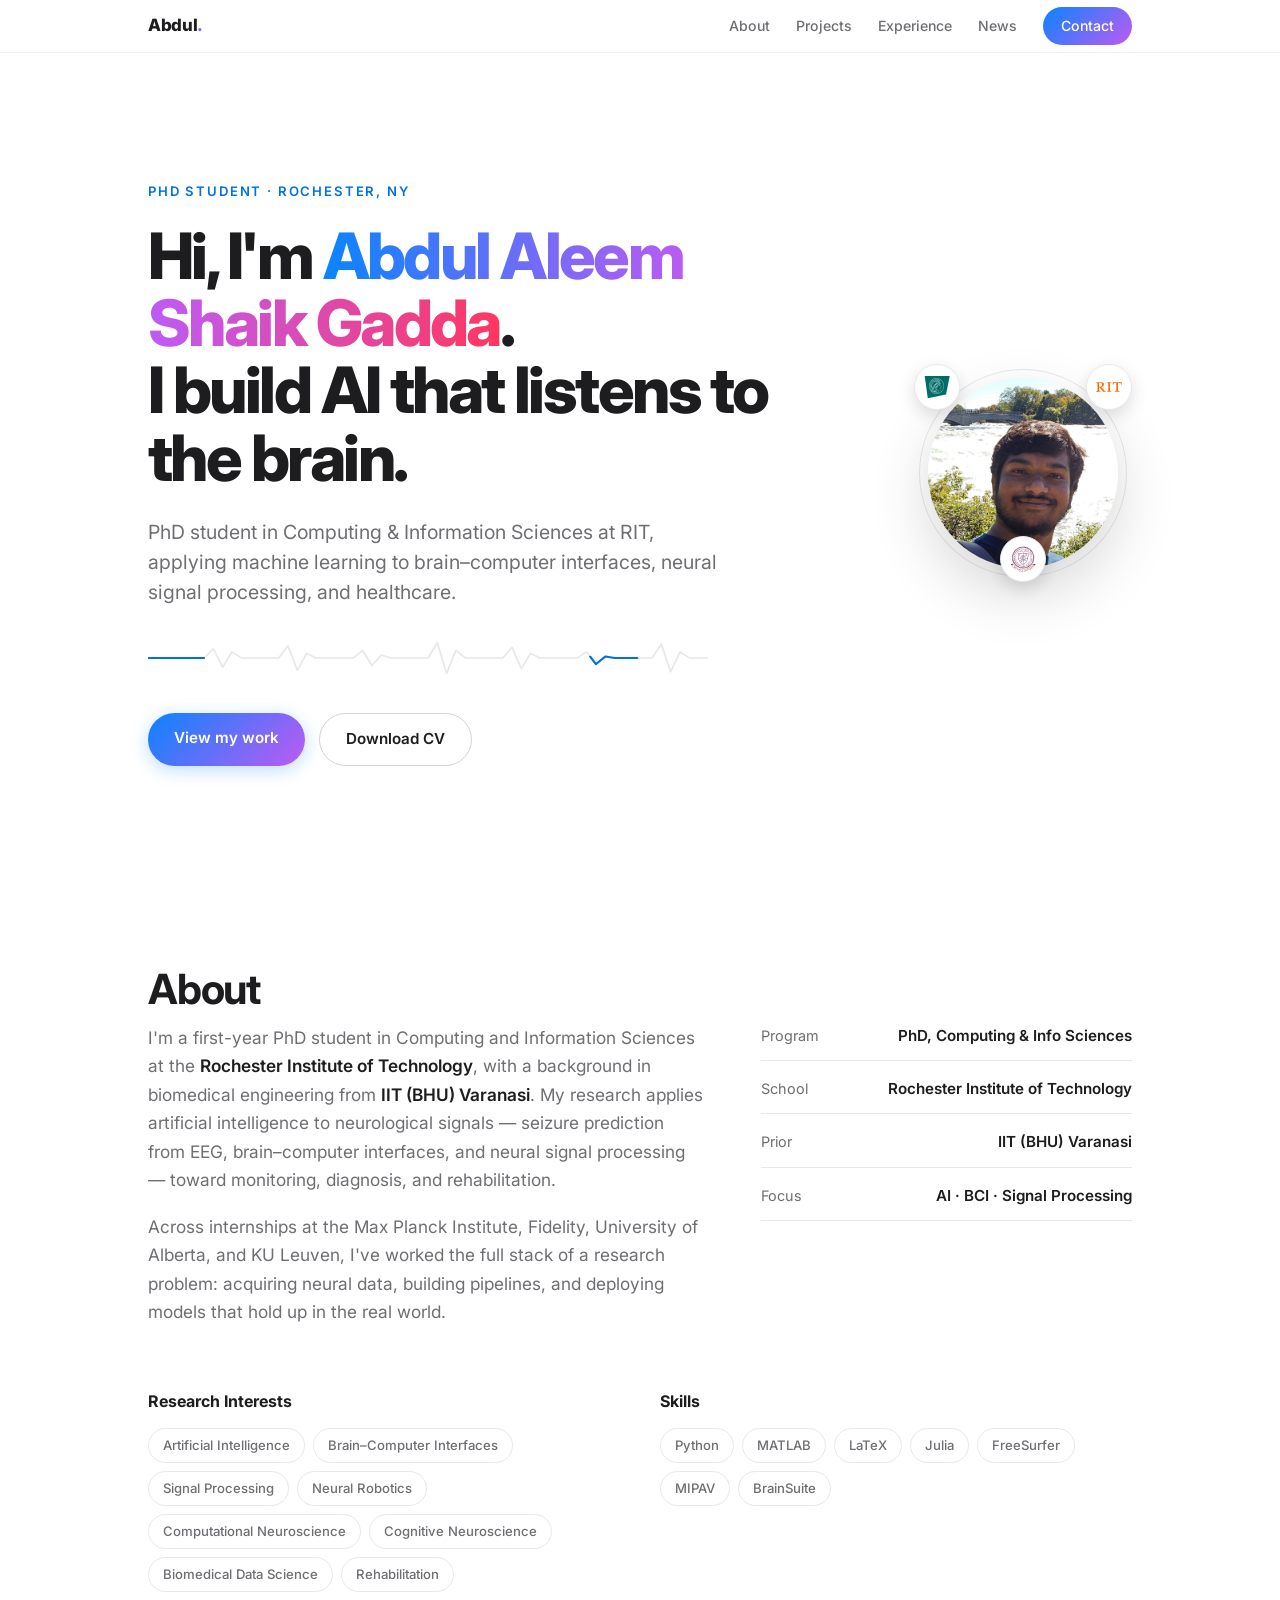
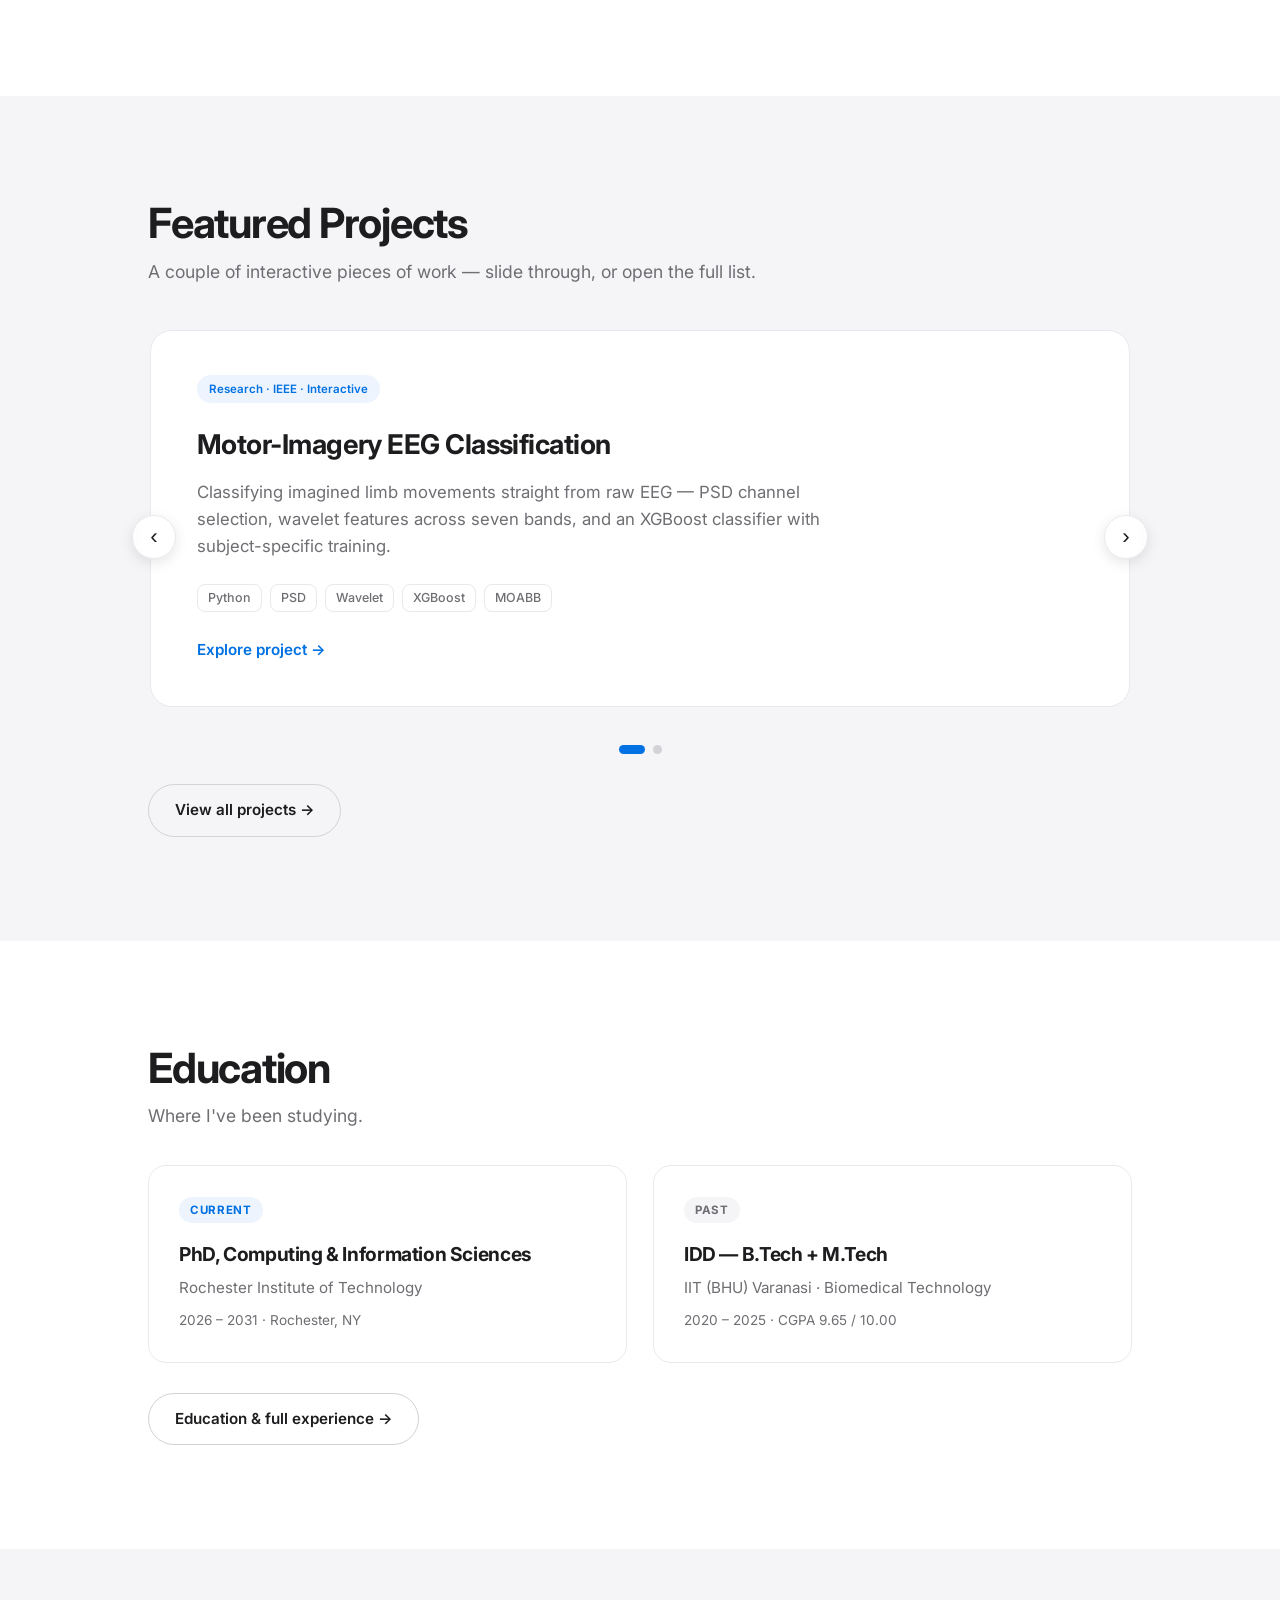
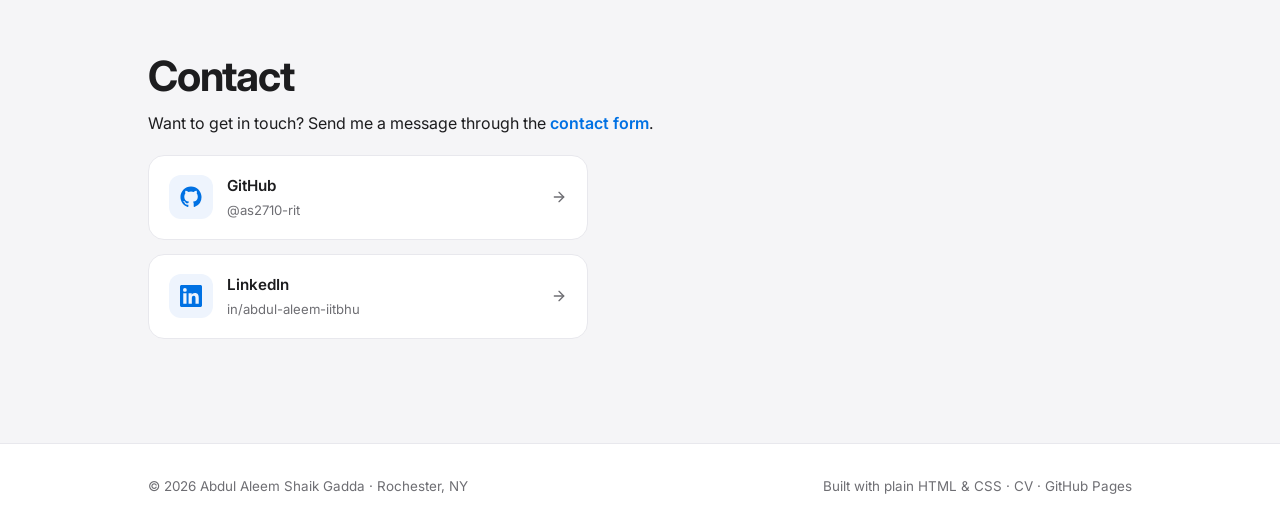
<file: index.html>
<!DOCTYPE html>
<html lang="en">
<head>
  <meta charset="UTF-8">
  <meta name="viewport" content="width=device-width, initial-scale=1.0">
  <title>Abdul Aleem Shaik Gadda — Portfolio</title>
  <meta name="description" content="Abdul Aleem Shaik Gadda — PhD student at RIT applying AI to brain–computer interfaces and neural signal processing.">
  <link rel="icon" href="data:image/svg+xml,<svg xmlns='http://www.w3.org/2000/svg' viewBox='0 0 100 100'><defs><linearGradient id='g' x1='0' y1='0' x2='1' y2='1'><stop offset='0' stop-color='%230a84ff'/><stop offset='1' stop-color='%23bf5af2'/></linearGradient></defs><rect width='100' height='100' rx='20' fill='url(%23g)'/><text x='50' y='72' font-size='60' text-anchor='middle' fill='white' font-family='sans-serif' font-weight='bold'>A</text></svg>">
  <link rel="stylesheet" href="css/style.css">
  <link rel="preconnect" href="https://fonts.googleapis.com">
  <link href="https://fonts.googleapis.com/css2?family=Inter:wght@400;500;600;700;800&display=swap" rel="stylesheet">
</head>
<body>

  <nav class="nav">
    <div class="container nav-inner">
      <a href="index.html" class="nav-brand">Abdul<span class="accent">.</span></a>
      <div class="nav-links">
        <a href="index.html#about">About</a>
        <a href="projects.html">Projects</a>
        <a href="experience.html">Experience</a>
        <a href="news.html">News</a>
        <a href="contact.html" class="nav-cta">Contact</a>
      </div>
    </div>
  </nav>

  <header class="hero" id="top">
    <div class="container">
      <div class="hero-inner">
        <div class="hero-text">
          <p class="hero-kicker hero-reveal" style="--reveal-delay:0ms">PhD Student · Rochester, NY</p>
          <h1 class="hero-title hero-reveal" style="--reveal-delay:80ms">Hi, I'm <span class="grad-text">Abdul Aleem Shaik Gadda</span>.<br>
            I build AI that listens to the brain.</h1>
          <p class="hero-sub hero-reveal" style="--reveal-delay:160ms">PhD student in Computing &amp; Information Sciences at RIT, applying
            machine learning to brain–computer interfaces, neural signal processing, and
            healthcare.</p>
          <div class="hero-wave hero-reveal" style="--reveal-delay:240ms" aria-hidden="true">
            <svg viewBox="0 0 600 60" preserveAspectRatio="none" width="600" height="60">
              <path class="eeg-base" d="M0,30 L60,30 L70,18 L80,42 L90,22 L100,30 L140,30 L150,14 L160,46 L170,24 L180,30 L220,30 L230,20 L240,40 L250,26 L260,30 L300,30 L310,10 L320,50 L330,20 L340,30 L380,30 L390,16 L400,44 L410,24 L420,30 L460,30 L470,22 L480,38 L490,28 L500,30 L540,30 L550,12 L560,48 L570,22 L580,30 L600,30"/>
              <path class="eeg-pulse" d="M0,30 L60,30 L70,18 L80,42 L90,22 L100,30 L140,30 L150,14 L160,46 L170,24 L180,30 L220,30 L230,20 L240,40 L250,26 L260,30 L300,30 L310,10 L320,50 L330,20 L340,30 L380,30 L390,16 L400,44 L410,24 L420,30 L460,30 L470,22 L480,38 L490,28 L500,30 L540,30 L550,12 L560,48 L570,22 L580,30 L600,30"/>
            </svg>
          </div>
          <div class="hero-actions hero-reveal" style="--reveal-delay:320ms">
            <a href="#featured" class="btn btn-primary">View my work</a>
            <a href="assets/resume.pdf" class="btn btn-ghost" download>Download CV</a>
          </div>
        </div>
        <div class="hero-avatar-wrap hero-reveal" style="--reveal-delay:220ms">
          <img class="hero-avatar" src="assets/me.jpg" alt="Abdul Aleem Shaik Gadda">
          <span class="affil-bubble" title="Rochester Institute of Technology">
            <img src="assets/rit.svg" alt="RIT"></span>
          <span class="affil-bubble" title="Max Planck Institute for Biological Cybernetics">
            <img src="assets/maxplanck_head.svg" alt="Max Planck Institute for Biological Cybernetics"></span>
          <span class="affil-bubble" title="IIT (BHU) Varanasi">
            <img src="assets/iitbhu.svg" alt="IIT (BHU) Varanasi"></span>
        </div>
      </div>
    </div>
  </header>

  <main>

    <!-- About -->
    <section class="section" id="about">
      <div class="container">
        <h2 class="section-title">About</h2>
        <div class="about-grid">
          <div class="about-text">
            <p>I'm a first-year PhD student in Computing and Information Sciences at the
              <strong>Rochester Institute of Technology</strong>, with a background in biomedical
              engineering from <strong>IIT (BHU) Varanasi</strong>. My research applies artificial
              intelligence to neurological signals — seizure prediction from EEG, brain–computer
              interfaces, and neural signal processing — toward monitoring, diagnosis, and
              rehabilitation.</p>
            <p>Across internships at the Max Planck Institute, Fidelity, University of Alberta,
              and KU Leuven, I've worked the full stack of a research problem: acquiring neural
              data, building pipelines, and deploying models that hold up in the real world.</p>
          </div>
          <div class="about-facts">
            <div class="fact"><span class="fact-label">Program</span><span class="fact-value">PhD, Computing &amp; Info Sciences</span></div>
            <div class="fact"><span class="fact-label">School</span><span class="fact-value">Rochester Institute of Technology</span></div>
            <div class="fact"><span class="fact-label">Prior</span><span class="fact-value">IIT (BHU) Varanasi</span></div>
            <div class="fact"><span class="fact-label">Focus</span><span class="fact-value">AI · BCI · Signal Processing</span></div>
          </div>
        </div>

        <div class="about-extras">
          <div class="extra-block">
            <h3 class="extra-title">Research Interests</h3>
            <div class="chip-row">
              <span class="chip">Artificial Intelligence</span>
              <span class="chip">Brain–Computer Interfaces</span>
              <span class="chip">Signal Processing</span>
              <span class="chip">Neural Robotics</span>
              <span class="chip">Computational Neuroscience</span>
              <span class="chip">Cognitive Neuroscience</span>
              <span class="chip">Biomedical Data Science</span>
              <span class="chip">Rehabilitation</span>
            </div>
          </div>
          <div class="extra-block">
            <h3 class="extra-title">Skills</h3>
            <div class="chip-row">
              <span class="chip">Python</span>
              <span class="chip">MATLAB</span>
              <span class="chip">LaTeX</span>
              <span class="chip">Julia</span>
              <span class="chip">FreeSurfer</span>
              <span class="chip">MIPAV</span>
              <span class="chip">BrainSuite</span>
            </div>
          </div>
        </div>
      </div>
    </section>

    <!-- Featured Projects -->
    <section class="section section-alt" id="featured">
      <div class="container">
        <div class="section-head">
          <div>
            <h2 class="section-title">Featured Projects</h2>
            <p class="section-lead">A couple of interactive pieces of work — slide through, or open the full list.</p>
          </div>
        </div>

        <div class="carousel reveal" id="carousel">
          <div class="carousel-viewport">
          <div class="carousel-track">
            <div class="carousel-slide">
              <a class="featured-card" href="projects/mi-eeg.html">
                <div class="featured-tag">Research · IEEE · Interactive</div>
                <h3 class="featured-title">Motor-Imagery EEG Classification</h3>
                <p class="featured-body">Classifying imagined limb movements straight from raw EEG — PSD
                  channel selection, wavelet features across seven bands, and an XGBoost classifier
                  with subject-specific training.</p>
                <div class="card-tech">
                  <span>Python</span><span>PSD</span><span>Wavelet</span><span>XGBoost</span><span>MOABB</span>
                </div>
                <span class="featured-cta">Explore project →</span>
              </a>
            </div>
            <div class="carousel-slide">
              <a class="featured-card" href="projects/voice-replication.html">
                <div class="featured-tag">Deep Learning · Audio · Interactive</div>
                <h3 class="featured-title">Voice Replication (XTTS v2)</h3>
                <p class="featured-body">Fine-tuned Coqui XTTS v2 for high-fidelity voice cloning, gated
                  by speaker verification (MFCC d-vectors) so the clone answers only to its owner.</p>
                <div class="card-tech">
                  <span>PyTorch</span><span>Coqui XTTS</span><span>CUDA</span><span>Whisper</span>
                </div>
                <span class="featured-cta">Explore project →</span>
              </a>
            </div>
          </div>
          </div>
          <button class="carousel-btn carousel-prev" aria-label="Previous project">‹</button>
          <button class="carousel-btn carousel-next" aria-label="Next project">›</button>
          <div class="carousel-dots"></div>
        </div>

        <div class="section-more">
          <a href="projects.html" class="btn btn-ghost">View all projects →</a>
        </div>
      </div>
    </section>

    <!-- Education -->
    <section class="section" id="education">
      <div class="container">
        <div class="section-head">
          <div>
            <h2 class="section-title">Education</h2>
            <p class="section-lead">Where I've been studying.</p>
          </div>
        </div>

        <div class="edu-grid">
          <div class="edu-card reveal">
            <span class="edu-badge">Current</span>
            <h3 class="edu-title">PhD, Computing &amp; Information Sciences</h3>
            <p class="edu-school">Rochester Institute of Technology</p>
            <p class="edu-date">2026 – 2031 · Rochester, NY</p>
          </div>
          <div class="edu-card reveal">
            <span class="edu-badge edu-badge-muted">Past</span>
            <h3 class="edu-title">IDD — B.Tech + M.Tech</h3>
            <p class="edu-school">IIT (BHU) Varanasi · Biomedical Technology</p>
            <p class="edu-date">2020 – 2025 · CGPA 9.65 / 10.00</p>
          </div>
        </div>

        <div class="section-more">
          <a href="experience.html" class="btn btn-ghost">Education &amp; full experience →</a>
        </div>
      </div>
    </section>

    <!-- Contact -->
    <section class="section section-alt" id="contact">
      <div class="container">
        <h2 class="section-title">Contact</h2>
        <p>Want to get in touch? Send me a message through the <a href="contact.html" class="inline-link">contact form</a>.</p>
        <div class="social-cards">
          <a class="social-card" href="https://github.com/as2710-rit" target="_blank" rel="noopener">
            <span class="social-icon">
              <svg xmlns="http://www.w3.org/2000/svg" viewBox="0 0 24 24" fill="currentColor"><path d="M12 .5C5.65.5.5 5.65.5 12c0 5.08 3.29 9.39 7.86 10.91.58.11.79-.25.79-.56v-1.96c-3.2.7-3.87-1.54-3.87-1.54-.52-1.33-1.28-1.68-1.28-1.68-1.04-.71.08-.7.08-.7 1.15.08 1.76 1.18 1.76 1.18 1.03 1.76 2.69 1.25 3.35.96.1-.75.4-1.25.72-1.54-2.55-.29-5.23-1.28-5.23-5.68 0-1.26.45-2.29 1.18-3.09-.12-.29-.51-1.46.11-3.05 0 0 .97-.31 3.18 1.18a11.1 11.1 0 0 1 5.79 0c2.2-1.49 3.17-1.18 3.17-1.18.63 1.59.24 2.76.12 3.05.74.8 1.18 1.83 1.18 3.09 0 4.41-2.69 5.38-5.25 5.66.41.36.78 1.06.78 2.14v3.17c0 .31.21.68.8.56A11.51 11.51 0 0 0 23.5 12C23.5 5.65 18.35.5 12 .5z"/></svg>
            </span>
            <span class="social-meta">
              <span class="social-name">GitHub</span>
              <span class="social-handle">@as2710-rit</span>
            </span>
            <svg class="social-arrow" xmlns="http://www.w3.org/2000/svg" viewBox="0 0 24 24" fill="none" stroke="currentColor" stroke-width="2" stroke-linecap="round" stroke-linejoin="round"><path d="M5 12h14"/><path d="m12 5 7 7-7 7"/></svg>
          </a>

          <a class="social-card" href="https://www.linkedin.com/in/abdul-aleem-iitbhu" target="_blank" rel="noopener">
            <span class="social-icon">
              <svg xmlns="http://www.w3.org/2000/svg" viewBox="0 0 24 24" fill="currentColor"><path d="M20.45 20.45h-3.55v-5.57c0-1.33-.03-3.04-1.85-3.04-1.85 0-2.14 1.45-2.14 2.94v5.67H9.36V9h3.41v1.56h.05c.47-.9 1.63-1.85 3.36-1.85 3.6 0 4.27 2.37 4.27 5.45v6.29zM5.34 7.43a2.06 2.06 0 1 1 0-4.12 2.06 2.06 0 0 1 0 4.12zM7.12 20.45H3.56V9h3.56v11.45zM22.22 0H1.77C.79 0 0 .77 0 1.72v20.56C0 23.23.79 24 1.77 24h20.45c.98 0 1.78-.77 1.78-1.72V1.72C24 .77 23.2 0 22.22 0z"/></svg>
            </span>
            <span class="social-meta">
              <span class="social-name">LinkedIn</span>
              <span class="social-handle">in/abdul-aleem-iitbhu</span>
            </span>
            <svg class="social-arrow" xmlns="http://www.w3.org/2000/svg" viewBox="0 0 24 24" fill="none" stroke="currentColor" stroke-width="2" stroke-linecap="round" stroke-linejoin="round"><path d="M5 12h14"/><path d="m12 5 7 7-7 7"/></svg>
          </a>
        </div>
      </div>
    </section>

  </main>

  <footer class="footer">
    <div class="container footer-inner">
      <span>© <span id="year"></span> Abdul Aleem Shaik Gadda · Rochester, NY</span>
      <span>Built with plain HTML &amp; CSS ·
        <a href="assets/resume.pdf">CV</a> ·
        <a href="https://pages.github.com">GitHub Pages</a></span>
    </div>
  </footer>

  <script src="js/main.js"></script>
</body>
</html>
</file>
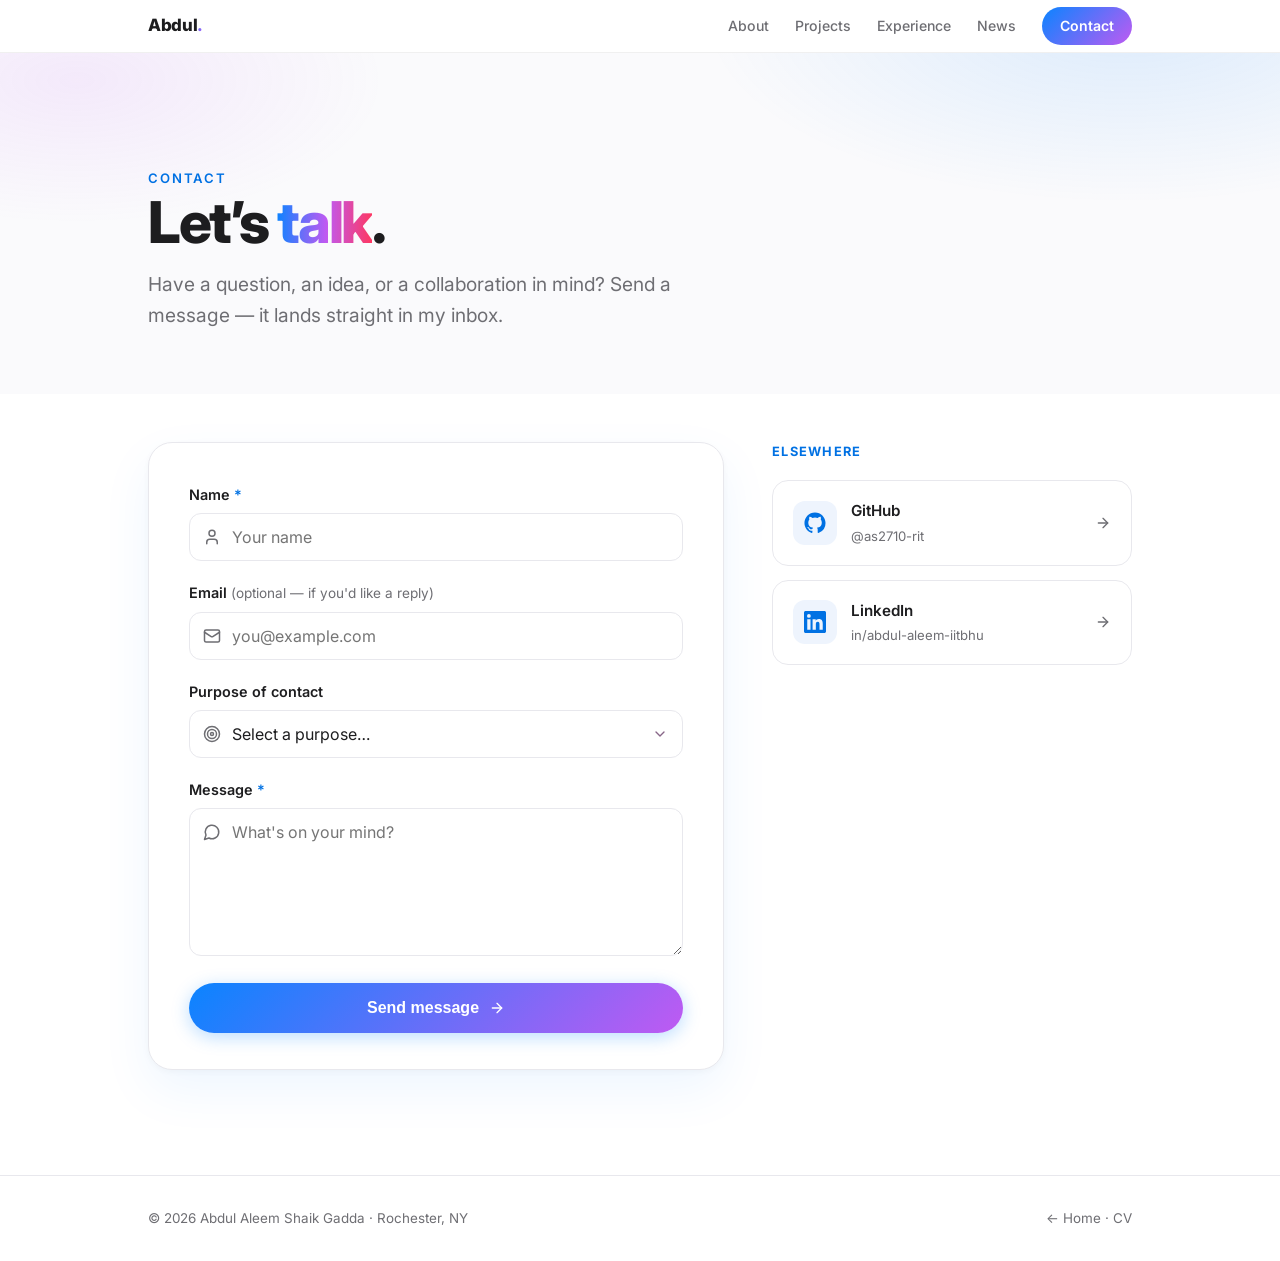
<file: contact.html>
<!DOCTYPE html>
<html lang="en">
<head>
  <meta charset="UTF-8">
  <meta name="viewport" content="width=device-width, initial-scale=1.0">
  <title>Contact — Abdul Aleem Shaik Gadda</title>
  <meta name="description" content="Get in touch with Abdul Aleem Shaik Gadda.">
  <link rel="icon" href="data:image/svg+xml,<svg xmlns='http://www.w3.org/2000/svg' viewBox='0 0 100 100'><defs><linearGradient id='g' x1='0' y1='0' x2='1' y2='1'><stop offset='0' stop-color='%230a84ff'/><stop offset='1' stop-color='%23bf5af2'/></linearGradient></defs><rect width='100' height='100' rx='20' fill='url(%23g)'/><text x='50' y='72' font-size='60' text-anchor='middle' fill='white' font-family='sans-serif' font-weight='bold'>A</text></svg>">
  <link rel="stylesheet" href="css/style.css">
  <link rel="preconnect" href="https://fonts.googleapis.com">
  <link href="https://fonts.googleapis.com/css2?family=Inter:wght@400;500;600;700;800&display=swap" rel="stylesheet">
</head>
<body>

  <nav class="nav">
    <div class="container nav-inner">
      <a href="index.html" class="nav-brand">Abdul<span class="accent">.</span></a>
      <div class="nav-links">
        <a href="index.html#about">About</a>
        <a href="projects.html">Projects</a>
        <a href="experience.html">Experience</a>
        <a href="news.html">News</a>
        <a href="contact.html" class="nav-cta nav-current">Contact</a>
      </div>
    </div>
  </nav>

  <header class="contact-header">
    <div class="container">
      <span class="hero-kicker">Contact</span>
      <h1 class="page-title">Let&rsquo;s <span class="grad-text">talk</span>.</h1>
      <p class="page-sub">Have a question, an idea, or a collaboration in mind? Send a message — it lands straight in my inbox.</p>
    </div>
  </header>

  <main>
    <section class="section contact-section">
      <div class="container">
        <div class="contact-grid">

          <form class="contact-form reveal" action="https://formsubmit.co/aleem.us.student@gmail.com" method="POST">
            <input type="hidden" name="_subject" value="New message from your portfolio">
            <input type="hidden" name="_template" value="table">
            <input type="hidden" name="_captcha" value="false">
            <input type="text" name="_honey" class="hp-field" tabindex="-1" autocomplete="off">
            <input type="hidden" name="_next" value="https://as2710-rit.github.io/contact.html?sent=1">

            <div class="form-group">
              <label for="name">Name <span class="req">*</span></label>
              <div class="field">
                <svg class="field-icon" xmlns="http://www.w3.org/2000/svg" viewBox="0 0 24 24" fill="none" stroke="currentColor" stroke-width="2" stroke-linecap="round" stroke-linejoin="round"><path d="M19 21v-2a4 4 0 0 0-4-4H9a4 4 0 0 0-4 4v2"/><circle cx="12" cy="7" r="4"/></svg>
                <input type="text" id="name" name="name" placeholder="Your name" required autocomplete="name">
              </div>
            </div>

            <div class="form-group">
              <label for="email">Email <span class="opt">(optional — if you'd like a reply)</span></label>
              <div class="field">
                <svg class="field-icon" xmlns="http://www.w3.org/2000/svg" viewBox="0 0 24 24" fill="none" stroke="currentColor" stroke-width="2" stroke-linecap="round" stroke-linejoin="round"><rect width="20" height="16" x="2" y="4" rx="2"/><path d="m22 7-8.97 5.7a1.94 1.94 0 0 1-2.06 0L2 7"/></svg>
                <input type="email" id="email" name="email" placeholder="you@example.com" autocomplete="email">
              </div>
            </div>

            <div class="form-group">
              <label for="purpose">Purpose of contact</label>
              <div class="field">
                <svg class="field-icon" xmlns="http://www.w3.org/2000/svg" viewBox="0 0 24 24" fill="none" stroke="currentColor" stroke-width="2" stroke-linecap="round" stroke-linejoin="round"><circle cx="12" cy="12" r="10"/><circle cx="12" cy="12" r="6"/><circle cx="12" cy="12" r="2"/></svg>
                <select id="purpose" name="purpose">
                  <option value="" disabled selected>Select a purpose…</option>
                  <option>Research collaboration</option>
                  <option>Graduate study / PhD</option>
                  <option>Speaking / press</option>
                  <option>General question</option>
                  <option>Other</option>
                </select>
              </div>
            </div>

            <div class="form-group">
              <label for="message">Message <span class="req">*</span></label>
              <div class="field">
                <svg class="field-icon field-icon-top" xmlns="http://www.w3.org/2000/svg" viewBox="0 0 24 24" fill="none" stroke="currentColor" stroke-width="2" stroke-linecap="round" stroke-linejoin="round"><path d="M7.9 20A9 9 0 1 0 4 16.1L2 22Z"/></svg>
                <textarea id="message" name="message" rows="6" placeholder="What's on your mind?" required></textarea>
              </div>
            </div>

            <button type="submit" class="btn btn-primary btn-block">
              <span>Send message</span>
              <svg class="btn-arrow" xmlns="http://www.w3.org/2000/svg" viewBox="0 0 24 24" fill="none" stroke="currentColor" stroke-width="2" stroke-linecap="round" stroke-linejoin="round"><path d="M5 12h14"/><path d="m12 5 7 7-7 7"/></svg>
            </button>
            <p class="form-note" id="form-success" hidden>Thanks — your message is on its way. I'll get back to you if a reply is needed.</p>
          </form>

          <aside class="contact-aside reveal">
            <h3 class="subsection-title">Elsewhere</h3>
            <div class="social-cards">
              <a class="social-card" href="https://github.com/as2710-rit" target="_blank" rel="noopener">
                <span class="social-icon">
                  <svg xmlns="http://www.w3.org/2000/svg" viewBox="0 0 24 24" fill="currentColor"><path d="M12 .5C5.65.5.5 5.65.5 12c0 5.08 3.29 9.39 7.86 10.91.58.11.79-.25.79-.56v-1.96c-3.2.7-3.87-1.54-3.87-1.54-.52-1.33-1.28-1.68-1.28-1.68-1.04-.71.08-.7.08-.7 1.15.08 1.76 1.18 1.76 1.18 1.03 1.76 2.69 1.25 3.35.96.1-.75.4-1.25.72-1.54-2.55-.29-5.23-1.28-5.23-5.68 0-1.26.45-2.29 1.18-3.09-.12-.29-.51-1.46.11-3.05 0 0 .97-.31 3.18 1.18a11.1 11.1 0 0 1 5.79 0c2.2-1.49 3.17-1.18 3.17-1.18.63 1.59.24 2.76.12 3.05.74.8 1.18 1.83 1.18 3.09 0 4.41-2.69 5.38-5.25 5.66.41.36.78 1.06.78 2.14v3.17c0 .31.21.68.8.56A11.51 11.51 0 0 0 23.5 12C23.5 5.65 18.35.5 12 .5z"/></svg>
                </span>
                <span class="social-meta">
                  <span class="social-name">GitHub</span>
                  <span class="social-handle">@as2710-rit</span>
                </span>
                <svg class="social-arrow" xmlns="http://www.w3.org/2000/svg" viewBox="0 0 24 24" fill="none" stroke="currentColor" stroke-width="2" stroke-linecap="round" stroke-linejoin="round"><path d="M5 12h14"/><path d="m12 5 7 7-7 7"/></svg>
              </a>

              <a class="social-card" href="https://www.linkedin.com/in/abdul-aleem-iitbhu" target="_blank" rel="noopener">
                <span class="social-icon">
                  <svg xmlns="http://www.w3.org/2000/svg" viewBox="0 0 24 24" fill="currentColor"><path d="M20.45 20.45h-3.55v-5.57c0-1.33-.03-3.04-1.85-3.04-1.85 0-2.14 1.45-2.14 2.94v5.67H9.36V9h3.41v1.56h.05c.47-.9 1.63-1.85 3.36-1.85 3.6 0 4.27 2.37 4.27 5.45v6.29zM5.34 7.43a2.06 2.06 0 1 1 0-4.12 2.06 2.06 0 0 1 0 4.12zM7.12 20.45H3.56V9h3.56v11.45zM22.22 0H1.77C.79 0 0 .77 0 1.72v20.56C0 23.23.79 24 1.77 24h20.45c.98 0 1.78-.77 1.78-1.72V1.72C24 .77 23.2 0 22.22 0z"/></svg>
                </span>
                <span class="social-meta">
                  <span class="social-name">LinkedIn</span>
                  <span class="social-handle">in/abdul-aleem-iitbhu</span>
                </span>
                <svg class="social-arrow" xmlns="http://www.w3.org/2000/svg" viewBox="0 0 24 24" fill="none" stroke="currentColor" stroke-width="2" stroke-linecap="round" stroke-linejoin="round"><path d="M5 12h14"/><path d="m12 5 7 7-7 7"/></svg>
              </a>
            </div>
          </aside>

        </div>
      </div>
    </section>
  </main>

  <footer class="footer">
    <div class="container footer-inner">
      <span>© <span id="year"></span> Abdul Aleem Shaik Gadda · Rochester, NY</span>
      <span><a href="index.html">← Home</a> · <a href="assets/resume.pdf">CV</a></span>
    </div>
  </footer>

  <script src="js/main.js"></script>
</body>
</html>
</file>
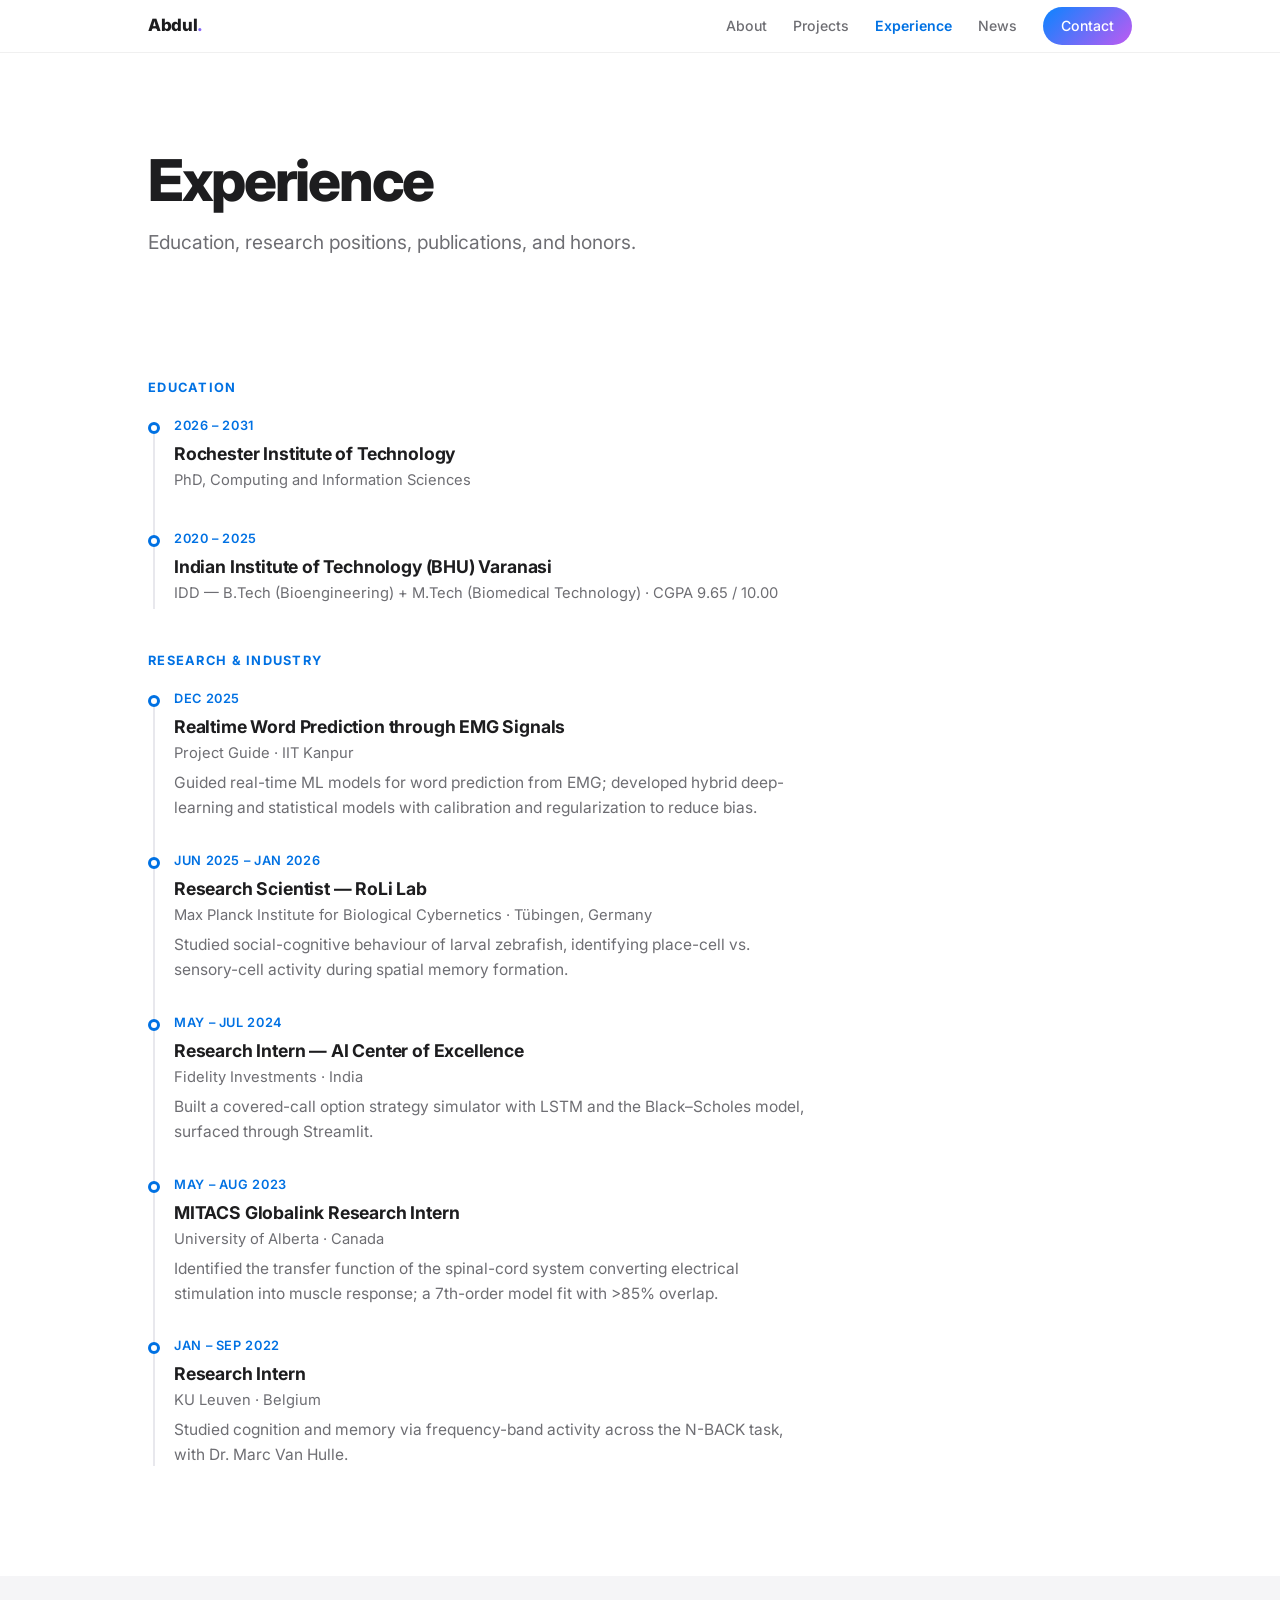
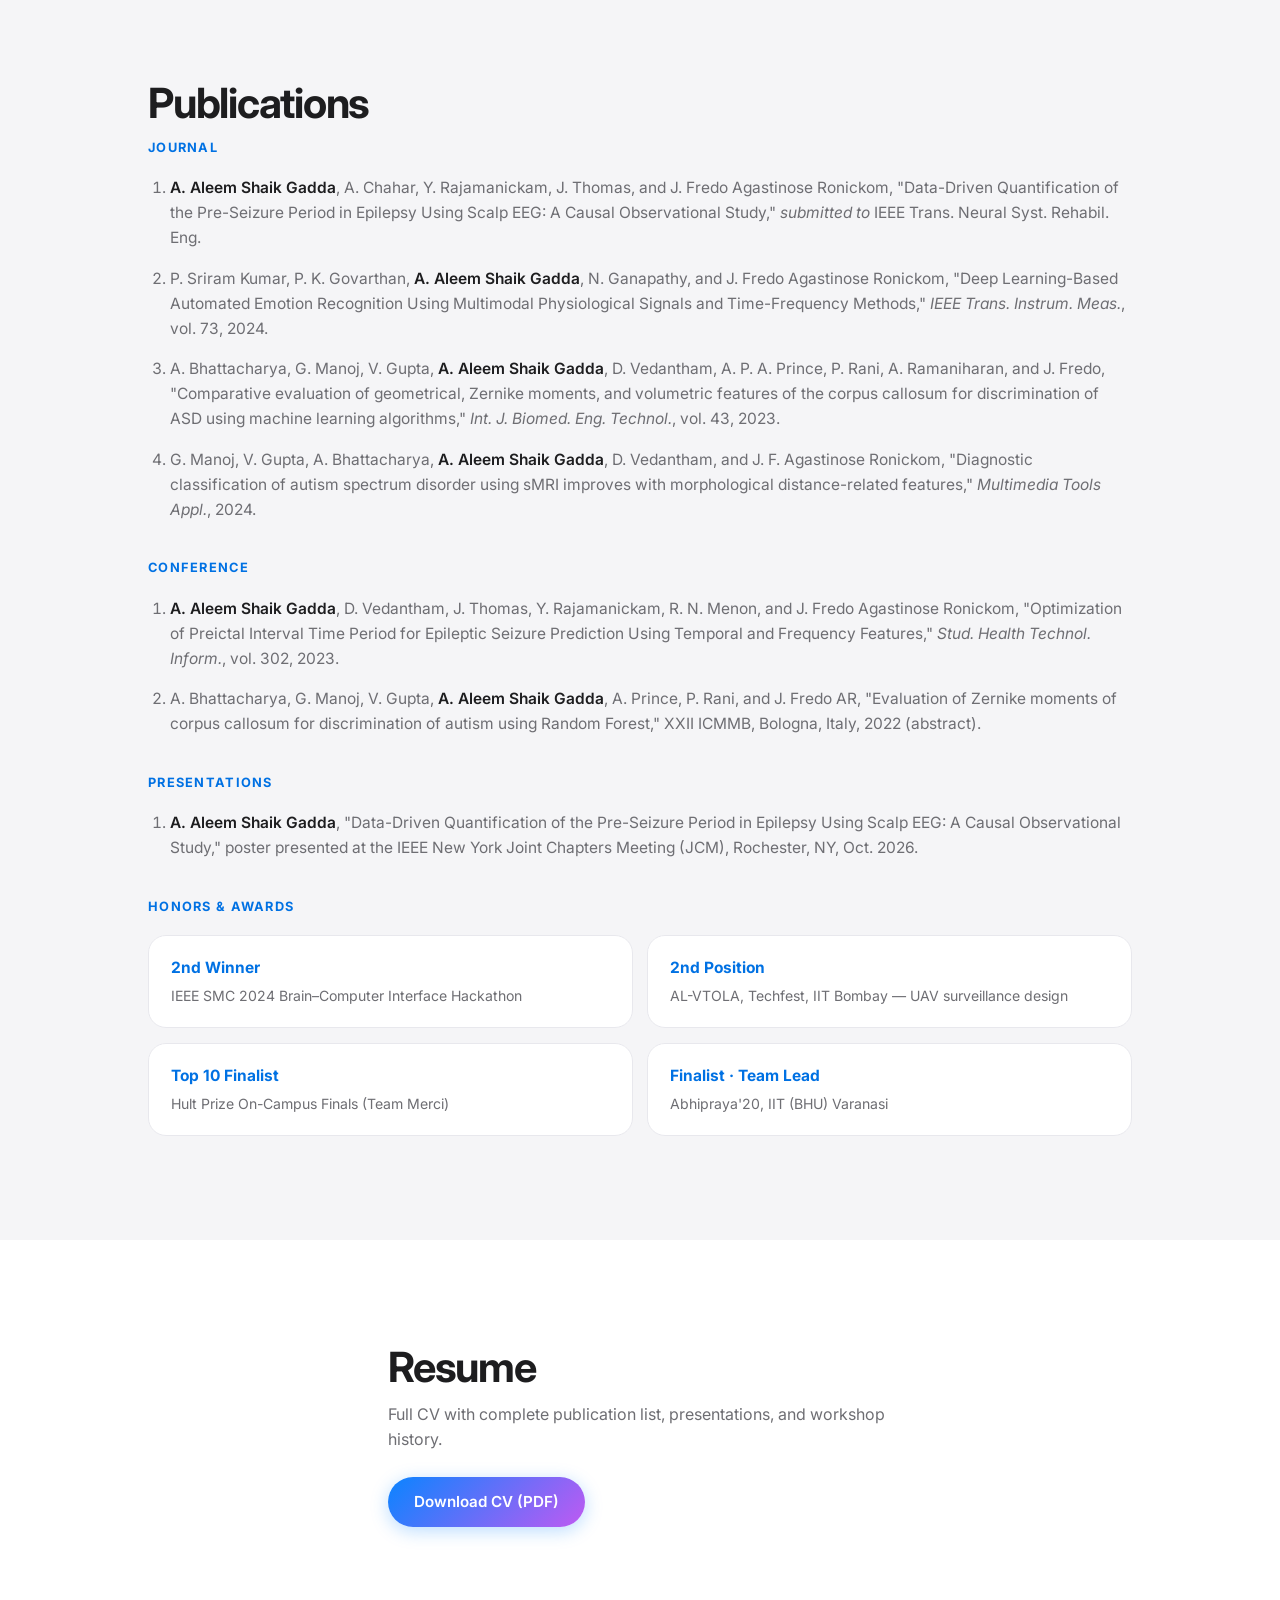
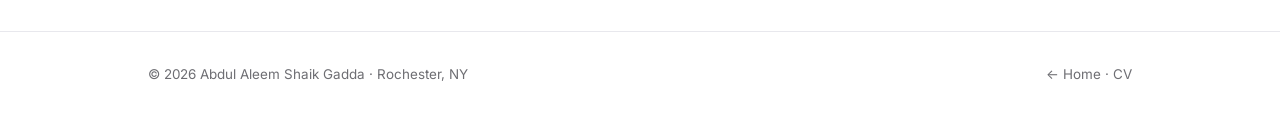
<file: experience.html>
<!DOCTYPE html>
<html lang="en">
<head>
  <meta charset="UTF-8">
  <meta name="viewport" content="width=device-width, initial-scale=1.0">
  <title>Experience — Abdul Aleem Shaik Gadda</title>
  <meta name="description" content="Education, research experience, publications and honors of Abdul Aleem Shaik Gadda.">
  <link rel="icon" href="data:image/svg+xml,<svg xmlns='http://www.w3.org/2000/svg' viewBox='0 0 100 100'><defs><linearGradient id='g' x1='0' y1='0' x2='1' y2='1'><stop offset='0' stop-color='%230a84ff'/><stop offset='1' stop-color='%23bf5af2'/></linearGradient></defs><rect width='100' height='100' rx='20' fill='url(%23g)'/><text x='50' y='72' font-size='60' text-anchor='middle' fill='white' font-family='sans-serif' font-weight='bold'>A</text></svg>">
  <link rel="stylesheet" href="css/style.css">
  <link rel="preconnect" href="https://fonts.googleapis.com">
  <link href="https://fonts.googleapis.com/css2?family=Inter:wght@400;500;600;700;800&display=swap" rel="stylesheet">
</head>
<body>

  <nav class="nav">
    <div class="container nav-inner">
      <a href="index.html" class="nav-brand">Abdul<span class="accent">.</span></a>
      <div class="nav-links">
        <a href="index.html#about">About</a>
        <a href="projects.html">Projects</a>
        <a href="experience.html" class="nav-current">Experience</a>
        <a href="news.html">News</a>
        <a href="contact.html" class="nav-cta">Contact</a>
      </div>
    </div>
  </nav>

  <header class="page-header">
    <div class="container">
      <h1 class="page-title">Experience</h1>
      <p class="page-sub">Education, research positions, publications, and honors.</p>
    </div>
  </header>

  <main>
    <section class="section">
      <div class="container">

        <h3 class="subsection-title">Education</h3>
        <div class="timeline">
          <div class="tl-item reveal">
            <div class="tl-marker"></div>
            <div class="tl-date">2026 – 2031</div>
            <div class="tl-body">
              <h4 class="tl-title">Rochester Institute of Technology</h4>
              <p class="tl-sub">PhD, Computing and Information Sciences</p>
            </div>
          </div>
          <div class="tl-item reveal">
            <div class="tl-marker"></div>
            <div class="tl-date">2020 – 2025</div>
            <div class="tl-body">
              <h4 class="tl-title">Indian Institute of Technology (BHU) Varanasi</h4>
              <p class="tl-sub">IDD — B.Tech (Bioengineering) + M.Tech (Biomedical Technology) · CGPA 9.65 / 10.00</p>
            </div>
          </div>
        </div>

        <h3 class="subsection-title">Research &amp; Industry</h3>
        <div class="timeline">
          <div class="tl-item reveal">
            <div class="tl-marker"></div>
            <div class="tl-date">Dec 2025</div>
            <div class="tl-body">
              <h4 class="tl-title">Realtime Word Prediction through EMG Signals</h4>
              <p class="tl-sub">Project Guide · IIT Kanpur</p>
              <p class="tl-desc">Guided real-time ML models for word prediction from EMG; developed hybrid
                deep-learning and statistical models with calibration and regularization to reduce bias.</p>
            </div>
          </div>
          <div class="tl-item reveal">
            <div class="tl-marker"></div>
            <div class="tl-date">Jun 2025 – Jan 2026</div>
            <div class="tl-body">
              <h4 class="tl-title">Research Scientist — RoLi Lab</h4>
              <p class="tl-sub">Max Planck Institute for Biological Cybernetics · Tübingen, Germany</p>
              <p class="tl-desc">Studied social-cognitive behaviour of larval zebrafish, identifying place-cell
                vs. sensory-cell activity during spatial memory formation.</p>
            </div>
          </div>
          <div class="tl-item reveal">
            <div class="tl-marker"></div>
            <div class="tl-date">May – Jul 2024</div>
            <div class="tl-body">
              <h4 class="tl-title">Research Intern — AI Center of Excellence</h4>
              <p class="tl-sub">Fidelity Investments · India</p>
              <p class="tl-desc">Built a covered-call option strategy simulator with LSTM and the Black–Scholes
                model, surfaced through Streamlit.</p>
            </div>
          </div>
          <div class="tl-item reveal">
            <div class="tl-marker"></div>
            <div class="tl-date">May – Aug 2023</div>
            <div class="tl-body">
              <h4 class="tl-title">MITACS Globalink Research Intern</h4>
              <p class="tl-sub">University of Alberta · Canada</p>
              <p class="tl-desc">Identified the transfer function of the spinal-cord system converting electrical
                stimulation into muscle response; a 7th-order model fit with &gt;85% overlap.</p>
            </div>
          </div>
          <div class="tl-item reveal">
            <div class="tl-marker"></div>
            <div class="tl-date">Jan – Sep 2022</div>
            <div class="tl-body">
              <h4 class="tl-title">Research Intern</h4>
              <p class="tl-sub">KU Leuven · Belgium</p>
              <p class="tl-desc">Studied cognition and memory via frequency-band activity across the N-BACK task,
                with Dr. Marc Van Hulle.</p>
            </div>
          </div>
        </div>

      </div>
    </section>

    <section class="section section-alt" id="publications">
      <div class="container">
        <h2 class="section-title">Publications</h2>

        <h3 class="subsection-title">Journal</h3>
        <ol class="pub-list">
          <li class="reveal"><strong>A. Aleem Shaik Gadda</strong>, A. Chahar, Y. Rajamanickam, J. Thomas, and
            J. Fredo Agastinose Ronickom, "Data-Driven Quantification of the Pre-Seizure Period in Epilepsy
            Using Scalp EEG: A Causal Observational Study," <em>submitted to</em> IEEE Trans. Neural Syst.
            Rehabil. Eng.</li>
          <li class="reveal">P. Sriram Kumar, P. K. Govarthan, <strong>A. Aleem Shaik Gadda</strong>, N. Ganapathy, and
            J. Fredo Agastinose Ronickom, "Deep Learning-Based Automated Emotion Recognition Using Multimodal
            Physiological Signals and Time-Frequency Methods," <em>IEEE Trans. Instrum. Meas.</em>, vol. 73, 2024.</li>
          <li class="reveal">A. Bhattacharya, G. Manoj, V. Gupta, <strong>A. Aleem Shaik Gadda</strong>, D. Vedantham,
            A. P. A. Prince, P. Rani, A. Ramaniharan, and J. Fredo, "Comparative evaluation of geometrical, Zernike
            moments, and volumetric features of the corpus callosum for discrimination of ASD using machine
            learning algorithms," <em>Int. J. Biomed. Eng. Technol.</em>, vol. 43, 2023.</li>
          <li class="reveal">G. Manoj, V. Gupta, A. Bhattacharya, <strong>A. Aleem Shaik Gadda</strong>, D. Vedantham, and
            J. F. Agastinose Ronickom, "Diagnostic classification of autism spectrum disorder using sMRI improves
            with morphological distance-related features," <em>Multimedia Tools Appl.</em>, 2024.</li>
        </ol>

        <h3 class="subsection-title">Conference</h3>
        <ol class="pub-list">
          <li class="reveal"><strong>A. Aleem Shaik Gadda</strong>, D. Vedantham, J. Thomas, Y. Rajamanickam, R. N. Menon, and
            J. Fredo Agastinose Ronickom, "Optimization of Preictal Interval Time Period for Epileptic Seizure
            Prediction Using Temporal and Frequency Features," <em>Stud. Health Technol. Inform.</em>, vol. 302, 2023.</li>
          <li class="reveal">A. Bhattacharya, G. Manoj, V. Gupta, <strong>A. Aleem Shaik Gadda</strong>, A. Prince, P. Rani,
            and J. Fredo AR, "Evaluation of Zernike moments of corpus callosum for discrimination of autism using
            Random Forest," XXII ICMMB, Bologna, Italy, 2022 (abstract).</li>
        </ol>

        <h3 class="subsection-title">Presentations</h3>
        <ol class="pub-list">
          <li class="reveal"><strong>A. Aleem Shaik Gadda</strong>, "Data-Driven Quantification of the Pre-Seizure
            Period in Epilepsy Using Scalp EEG: A Causal Observational Study," poster presented at the
            IEEE New York Joint Chapters Meeting (JCM), Rochester, NY, Oct. 2026.</li>
        </ol>

        <h3 class="subsection-title">Honors &amp; Awards</h3>
        <div class="honor-grid">
          <div class="honor reveal"><strong>2nd Winner</strong><span>IEEE SMC 2024 Brain–Computer Interface Hackathon</span></div>
          <div class="honor reveal"><strong>2nd Position</strong><span>AL-VTOLA, Techfest, IIT Bombay — UAV surveillance design</span></div>
          <div class="honor reveal"><strong>Top 10 Finalist</strong><span>Hult Prize On-Campus Finals (Team Merci)</span></div>
          <div class="honor reveal"><strong>Finalist · Team Lead</strong><span>Abhipraya'20, IIT (BHU) Varanasi</span></div>
        </div>
      </div>
    </section>

    <section class="section">
      <div class="container resume-inner">
        <h2 class="section-title">Resume</h2>
        <p>Full CV with complete publication list, presentations, and workshop history.</p>
        <a class="btn btn-primary" href="assets/resume.pdf" download>Download CV (PDF)</a>
      </div>
    </section>
  </main>

  <footer class="footer">
    <div class="container footer-inner">
      <span>© <span id="year"></span> Abdul Aleem Shaik Gadda · Rochester, NY</span>
      <span><a href="index.html">← Home</a> ·
        <a href="assets/resume.pdf">CV</a></span>
    </div>
  </footer>

  <script src="js/main.js"></script>
</body>
</html>
</file>
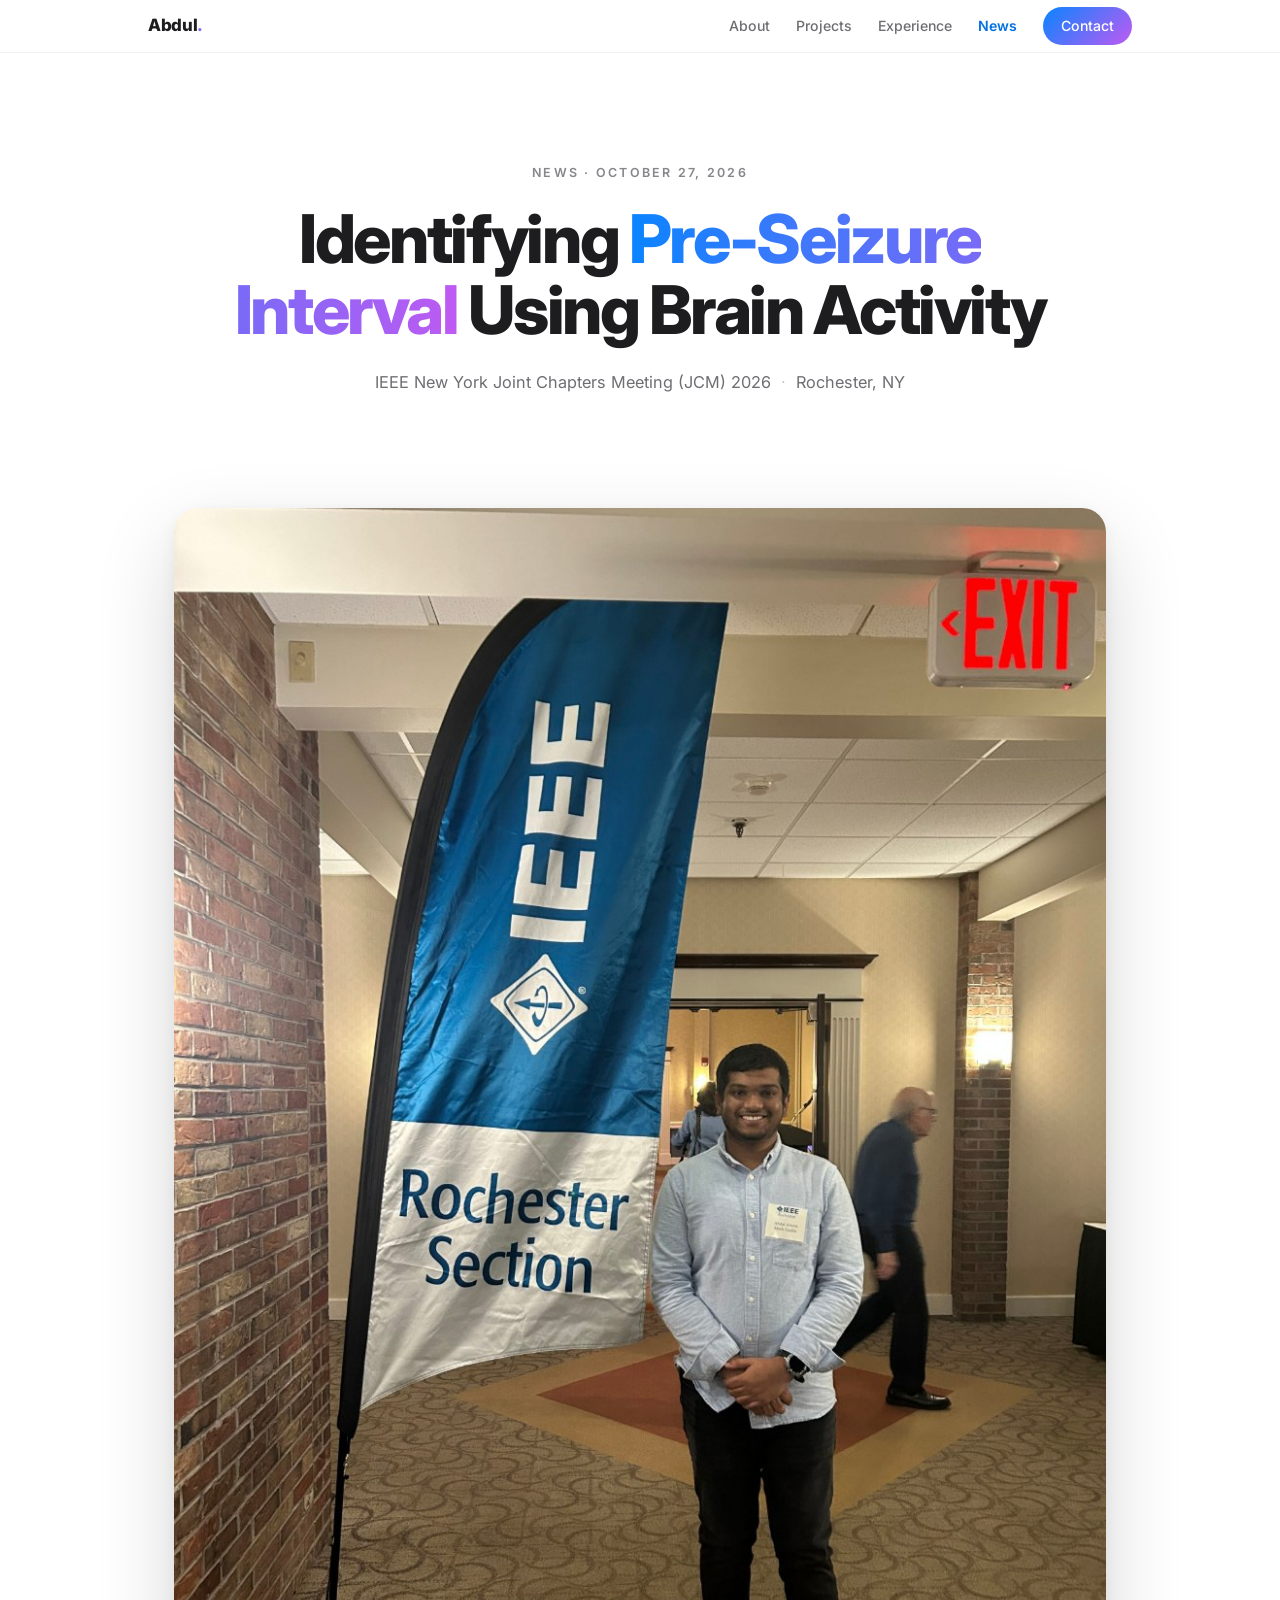
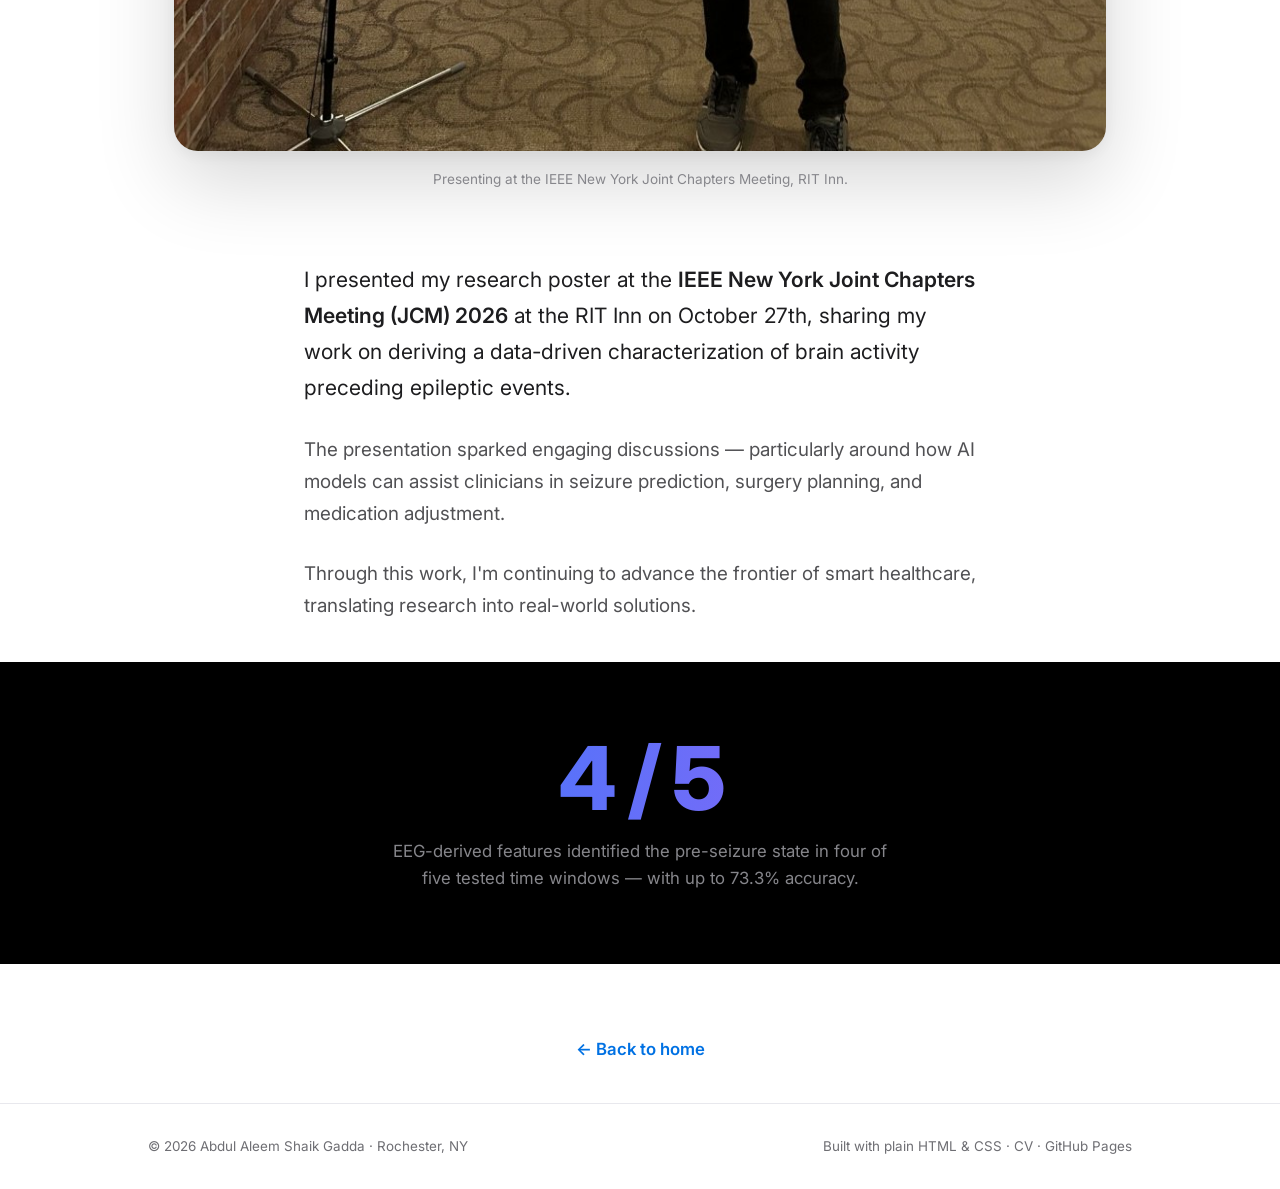
<file: news.html>
<!DOCTYPE html>
<html lang="en">
<head>
  <meta charset="UTF-8">
  <meta name="viewport" content="width=device-width, initial-scale=1.0">
  <title>Identifying Pre-Seizure Interval Using Brain Activity — News</title>
  <meta name="description" content="Abdul Aleem Shaik Gadda presents his research poster at the IEEE New York Joint Chapters Meeting (JCM) 2026.">
  <link rel="icon" href="data:image/svg+xml,<svg xmlns='http://www.w3.org/2000/svg' viewBox='0 0 100 100'><defs><linearGradient id='g' x1='0' y1='0' x2='1' y2='1'><stop offset='0' stop-color='%230a84ff'/><stop offset='1' stop-color='%23bf5af2'/></linearGradient></defs><rect width='100' height='100' rx='20' fill='url(%23g)'/><text x='50' y='72' font-size='60' text-anchor='middle' fill='white' font-family='sans-serif' font-weight='bold'>A</text></svg>">
  <link rel="stylesheet" href="css/style.css">
  <link rel="preconnect" href="https://fonts.googleapis.com">
  <link href="https://fonts.googleapis.com/css2?family=Inter:wght@400;500;600;700;800&display=swap" rel="stylesheet">
  <style>
    /* ---------- Apple-style news article ---------- */
    .news-hero { padding: 110px 0 64px; text-align: center; }
    .news-eyebrow {
      font-size: 0.78rem; font-weight: 600;
      text-transform: uppercase; letter-spacing: 0.18em;
      color: #86868b; margin-bottom: 20px;
    }
    .news-title {
      font-size: clamp(2.2rem, 6vw, 4.2rem);
      font-weight: 800; letter-spacing: -0.035em;
      line-height: 1.06; color: #1d1d1f;
      max-width: 900px; margin: 0 auto 24px;
    }
    .news-title .grad {
      background: linear-gradient(92deg, #0a84ff, #bf5af2);
      -webkit-background-clip: text; background-clip: text;
      -webkit-text-fill-color: transparent;
    }
    .news-meta {
      color: #6e6e73; font-size: 1.02rem;
      display: flex; justify-content: center; align-items: center;
      gap: 10px; flex-wrap: wrap;
    }
    .news-meta .dot { color: #c7c7cc; }
    .news-meta a { color: #0071e3; text-decoration: none; font-weight: 600; }
    .news-meta a:hover { text-decoration: underline; }

    .news-figure {
      max-width: 980px; margin: 0 auto; padding: 0 24px;
      padding-top: 48px;
    }
    .news-figure img {
      width: 100%; display: block; border-radius: 24px;
      box-shadow: 0 30px 80px rgba(0,0,0,.16), 0 4px 18px rgba(0,0,0,.06);
    }
    .news-caption {
      text-align: center; color: #86868b; font-size: 0.85rem;
      margin-top: 18px;
    }

    .news-body {
      max-width: 720px; margin: 0 auto; padding: 72px 24px 0;
    }
    .news-body p {
      color: #515154; font-size: 1.18rem;
      line-height: 1.7; margin-bottom: 28px;
    }
    .news-body p strong { color: #1d1d1f; font-weight: 600; }
    .news-body .lead { font-size: 1.32rem; color: #1d1d1f; }

    /* dark Apple-style stat band */
    .news-band {
      margin-top: 40px; padding: 72px 24px;
      background: #000; color: #f5f5f7; text-align: center;
    }
    .news-band .stat {
      font-size: clamp(3rem, 9vw, 5.5rem); font-weight: 800;
      letter-spacing: -0.04em; line-height: 1;
      background: linear-gradient(92deg, #0a84ff, #bf5af2);
      -webkit-background-clip: text; background-clip: text;
      -webkit-text-fill-color: transparent;
    }
    .news-band .stat-label {
      color: #86868b; font-size: 1.05rem; margin-top: 16px;
      max-width: 520px; margin-left: auto; margin-right: auto;
    }

    .news-back { text-align: center; padding: 72px 24px 40px; }
    .news-back a { color: #0071e3; font-weight: 600; text-decoration: none; font-size: 1.05rem; }
    .news-back a:hover { text-decoration: underline; }

    @media (max-width: 760px) {
      .news-hero { padding: 72px 0 44px; }
      .news-body p { font-size: 1.05rem; }
      .news-body .lead { font-size: 1.18rem; }
    }
  </style>
</head>
<body>

  <nav class="nav">
    <div class="container nav-inner">
      <a href="index.html" class="nav-brand">Abdul<span class="accent">.</span></a>
      <div class="nav-links">
        <a href="index.html#about">About</a>
        <a href="projects.html">Projects</a>
        <a href="experience.html">Experience</a>
        <a href="news.html" class="nav-current">News</a>
        <a href="contact.html" class="nav-cta">Contact</a>
      </div>
    </div>
  </nav>

  <header class="news-hero">
    <div class="container">
      <p class="news-eyebrow reveal">News · October 27, 2026</p>
      <h1 class="news-title reveal">Identifying <span class="grad">Pre-Seizure Interval</span> Using Brain Activity</h1>
      <p class="news-meta reveal">
        <span>IEEE New York Joint Chapters Meeting (JCM) 2026</span>
        <span class="dot">·</span>
        <span>Rochester, NY</span>
      </p>
    </div>
  </header>

  <figure class="news-figure reveal">
    <img src="assets/news-jcm-2026.jpg" alt="Abdul Aleem Shaik Gadda presenting at the IEEE JCM 2026 meeting">
    <figcaption class="news-caption">Presenting at the IEEE New York Joint Chapters Meeting, RIT Inn.</figcaption>
  </figure>

  <article class="news-body">
    <p class="lead reveal">I presented my research poster at the <strong>IEEE New York Joint Chapters Meeting (JCM) 2026</strong> at the RIT Inn on October 27th, sharing my work on deriving a data-driven characterization of brain activity preceding epileptic events.</p>
    <p class="reveal">The presentation sparked engaging discussions — particularly around how AI models can assist clinicians in seizure prediction, surgery planning, and medication adjustment.</p>
    <p class="reveal">Through this work, I'm continuing to advance the frontier of smart healthcare, translating research into real-world solutions.</p>
  </article>

  <section class="news-band reveal">
    <div class="stat">4 / 5</div>
    <p class="stat-label">EEG-derived features identified the pre-seizure state in four of five tested time windows — with up to 73.3% accuracy.</p>
  </section>

  <div class="news-back">
    <a href="index.html">← Back to home</a>
  </div>

  <footer class="footer">
    <div class="container footer-inner">
      <span>© <span id="year"></span> Abdul Aleem Shaik Gadda · Rochester, NY</span>
      <span>Built with plain HTML &amp; CSS ·
        <a href="assets/resume.pdf">CV</a> ·
        <a href="https://pages.github.com">GitHub Pages</a></span>
    </div>
  </footer>

  <script src="js/main.js"></script>
</body>
</html>
</file>
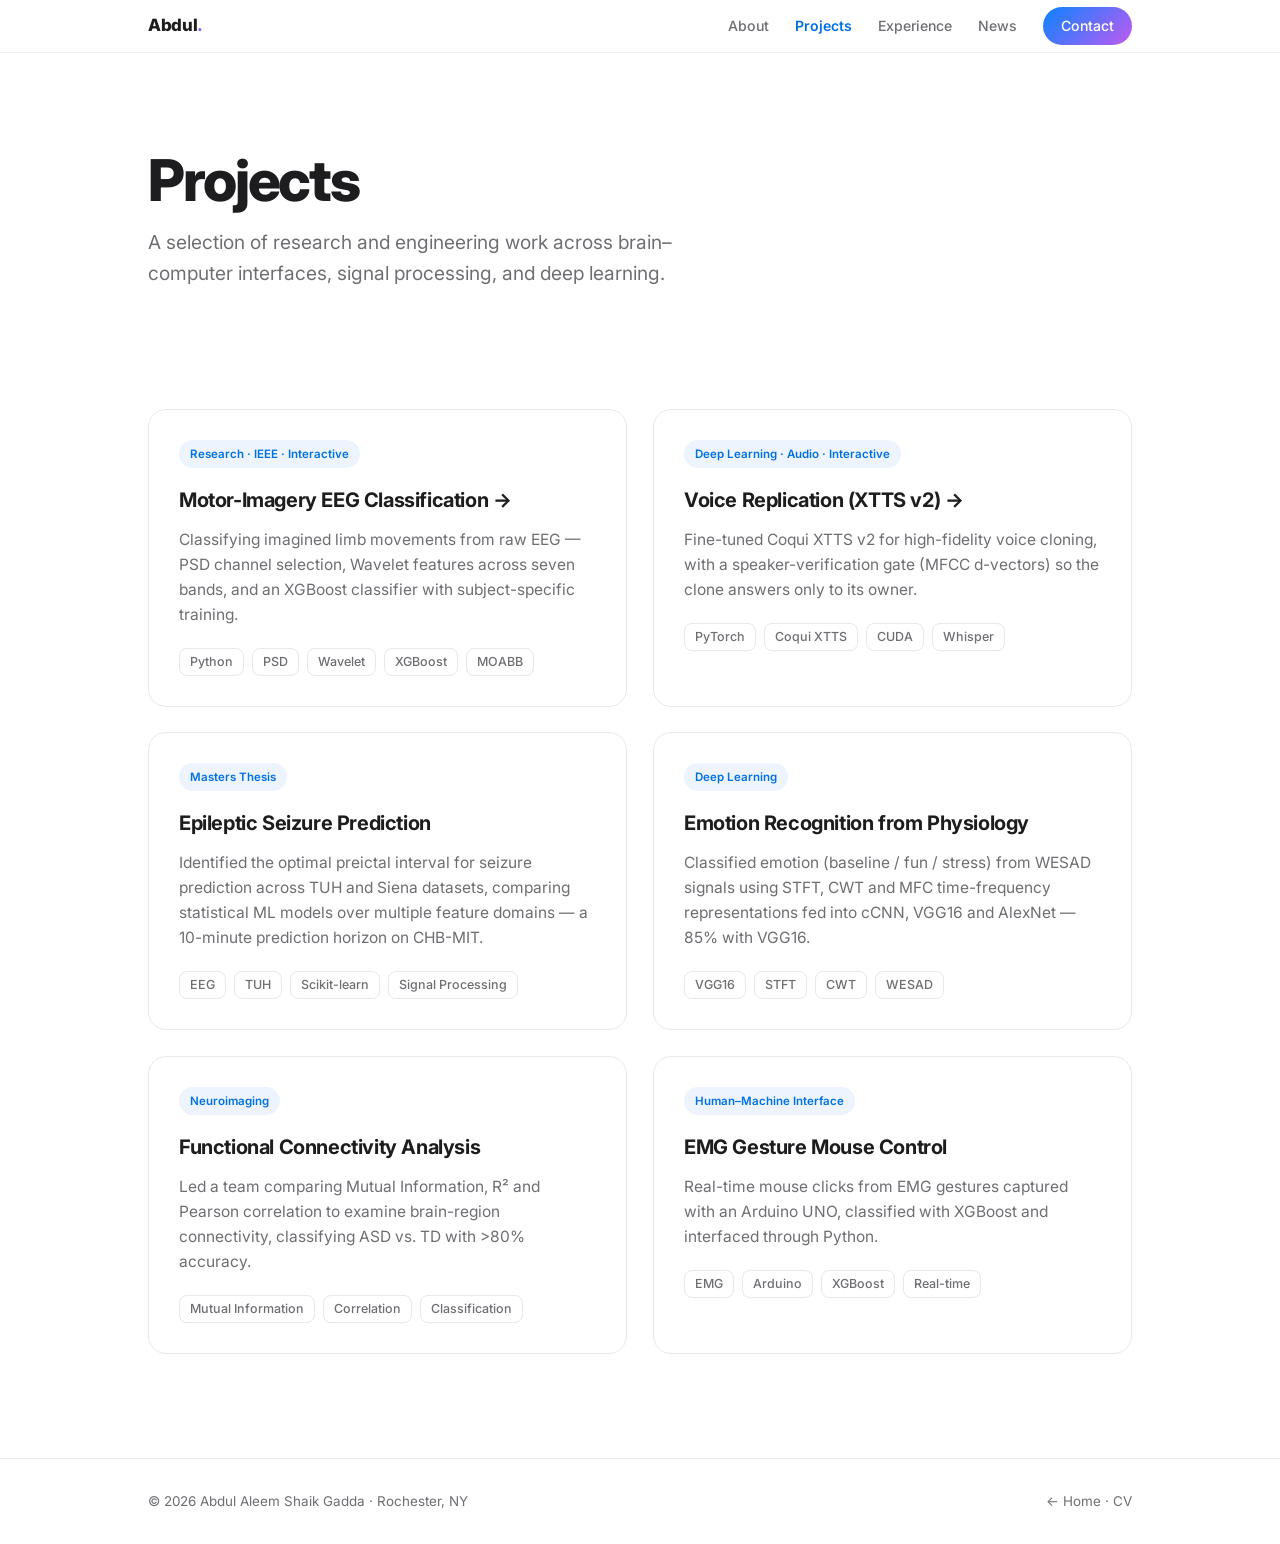
<file: projects.html>
<!DOCTYPE html>
<html lang="en">
<head>
  <meta charset="UTF-8">
  <meta name="viewport" content="width=device-width, initial-scale=1.0">
  <title>Projects — Abdul Aleem Shaik Gadda</title>
  <meta name="description" content="Research and engineering projects by Abdul Aleem Shaik Gadda — EEG classification, voice cloning, seizure prediction, and more.">
  <link rel="icon" href="data:image/svg+xml,<svg xmlns='http://www.w3.org/2000/svg' viewBox='0 0 100 100'><defs><linearGradient id='g' x1='0' y1='0' x2='1' y2='1'><stop offset='0' stop-color='%230a84ff'/><stop offset='1' stop-color='%23bf5af2'/></linearGradient></defs><rect width='100' height='100' rx='20' fill='url(%23g)'/><text x='50' y='72' font-size='60' text-anchor='middle' fill='white' font-family='sans-serif' font-weight='bold'>A</text></svg>">
  <link rel="stylesheet" href="css/style.css">
  <link rel="preconnect" href="https://fonts.googleapis.com">
  <link href="https://fonts.googleapis.com/css2?family=Inter:wght@400;500;600;700;800&display=swap" rel="stylesheet">
</head>
<body>

  <nav class="nav">
    <div class="container nav-inner">
      <a href="index.html" class="nav-brand">Abdul<span class="accent">.</span></a>
      <div class="nav-links">
        <a href="index.html#about">About</a>
        <a href="projects.html" class="nav-current">Projects</a>
        <a href="experience.html">Experience</a>
        <a href="news.html">News</a>
        <a href="contact.html" class="nav-cta">Contact</a>
      </div>
    </div>
  </nav>

  <header class="page-header">
    <div class="container">
      <h1 class="page-title">Projects</h1>
      <p class="page-sub">A selection of research and engineering work across brain–computer
        interfaces, signal processing, and deep learning.</p>
    </div>
  </header>

  <main>
    <section class="section">
      <div class="container">
        <div class="card-grid">

          <a class="card card-link reveal" href="projects/mi-eeg.html">
            <div class="card-tag">Research · IEEE · Interactive</div>
            <h3 class="card-title">Motor-Imagery EEG Classification →</h3>
            <p class="card-body">Classifying imagined limb movements from raw EEG — PSD channel
              selection, Wavelet features across seven bands, and an XGBoost classifier with
              subject-specific training.</p>
            <div class="card-tech"><span>Python</span><span>PSD</span><span>Wavelet</span><span>XGBoost</span><span>MOABB</span></div>
          </a>

          <a class="card card-link reveal" href="projects/voice-replication.html">
            <div class="card-tag">Deep Learning · Audio · Interactive</div>
            <h3 class="card-title">Voice Replication (XTTS v2) →</h3>
            <p class="card-body">Fine-tuned Coqui XTTS v2 for high-fidelity voice cloning, with a
              speaker-verification gate (MFCC d-vectors) so the clone answers only to its owner.</p>
            <div class="card-tech"><span>PyTorch</span><span>Coqui XTTS</span><span>CUDA</span><span>Whisper</span></div>
          </a>

          <div class="card reveal">
            <div class="card-tag">Masters Thesis</div>
            <h3 class="card-title">Epileptic Seizure Prediction</h3>
            <p class="card-body">Identified the optimal preictal interval for seizure prediction across
              TUH and Siena datasets, comparing statistical ML models over multiple feature domains —
              a 10-minute prediction horizon on CHB-MIT.</p>
            <div class="card-tech"><span>EEG</span><span>TUH</span><span>Scikit-learn</span><span>Signal Processing</span></div>
          </div>

          <div class="card reveal">
            <div class="card-tag">Deep Learning</div>
            <h3 class="card-title">Emotion Recognition from Physiology</h3>
            <p class="card-body">Classified emotion (baseline / fun / stress) from WESAD signals using
              STFT, CWT and MFC time-frequency representations fed into cCNN, VGG16 and AlexNet —
              85% with VGG16.</p>
            <div class="card-tech"><span>VGG16</span><span>STFT</span><span>CWT</span><span>WESAD</span></div>
          </div>

          <div class="card reveal">
            <div class="card-tag">Neuroimaging</div>
            <h3 class="card-title">Functional Connectivity Analysis</h3>
            <p class="card-body">Led a team comparing Mutual Information, R² and Pearson correlation to
              examine brain-region connectivity, classifying ASD vs. TD with &gt;80% accuracy.</p>
            <div class="card-tech"><span>Mutual Information</span><span>Correlation</span><span>Classification</span></div>
          </div>

          <div class="card reveal">
            <div class="card-tag">Human–Machine Interface</div>
            <h3 class="card-title">EMG Gesture Mouse Control</h3>
            <p class="card-body">Real-time mouse clicks from EMG gestures captured with an Arduino UNO,
              classified with XGBoost and interfaced through Python.</p>
            <div class="card-tech"><span>EMG</span><span>Arduino</span><span>XGBoost</span><span>Real-time</span></div>
          </div>

        </div>
      </div>
    </section>
  </main>

  <footer class="footer">
    <div class="container footer-inner">
      <span>© <span id="year"></span> Abdul Aleem Shaik Gadda · Rochester, NY</span>
      <span><a href="index.html">← Home</a> ·
        <a href="assets/resume.pdf">CV</a></span>
    </div>
  </footer>

  <script src="js/main.js"></script>
</body>
</html>
</file>
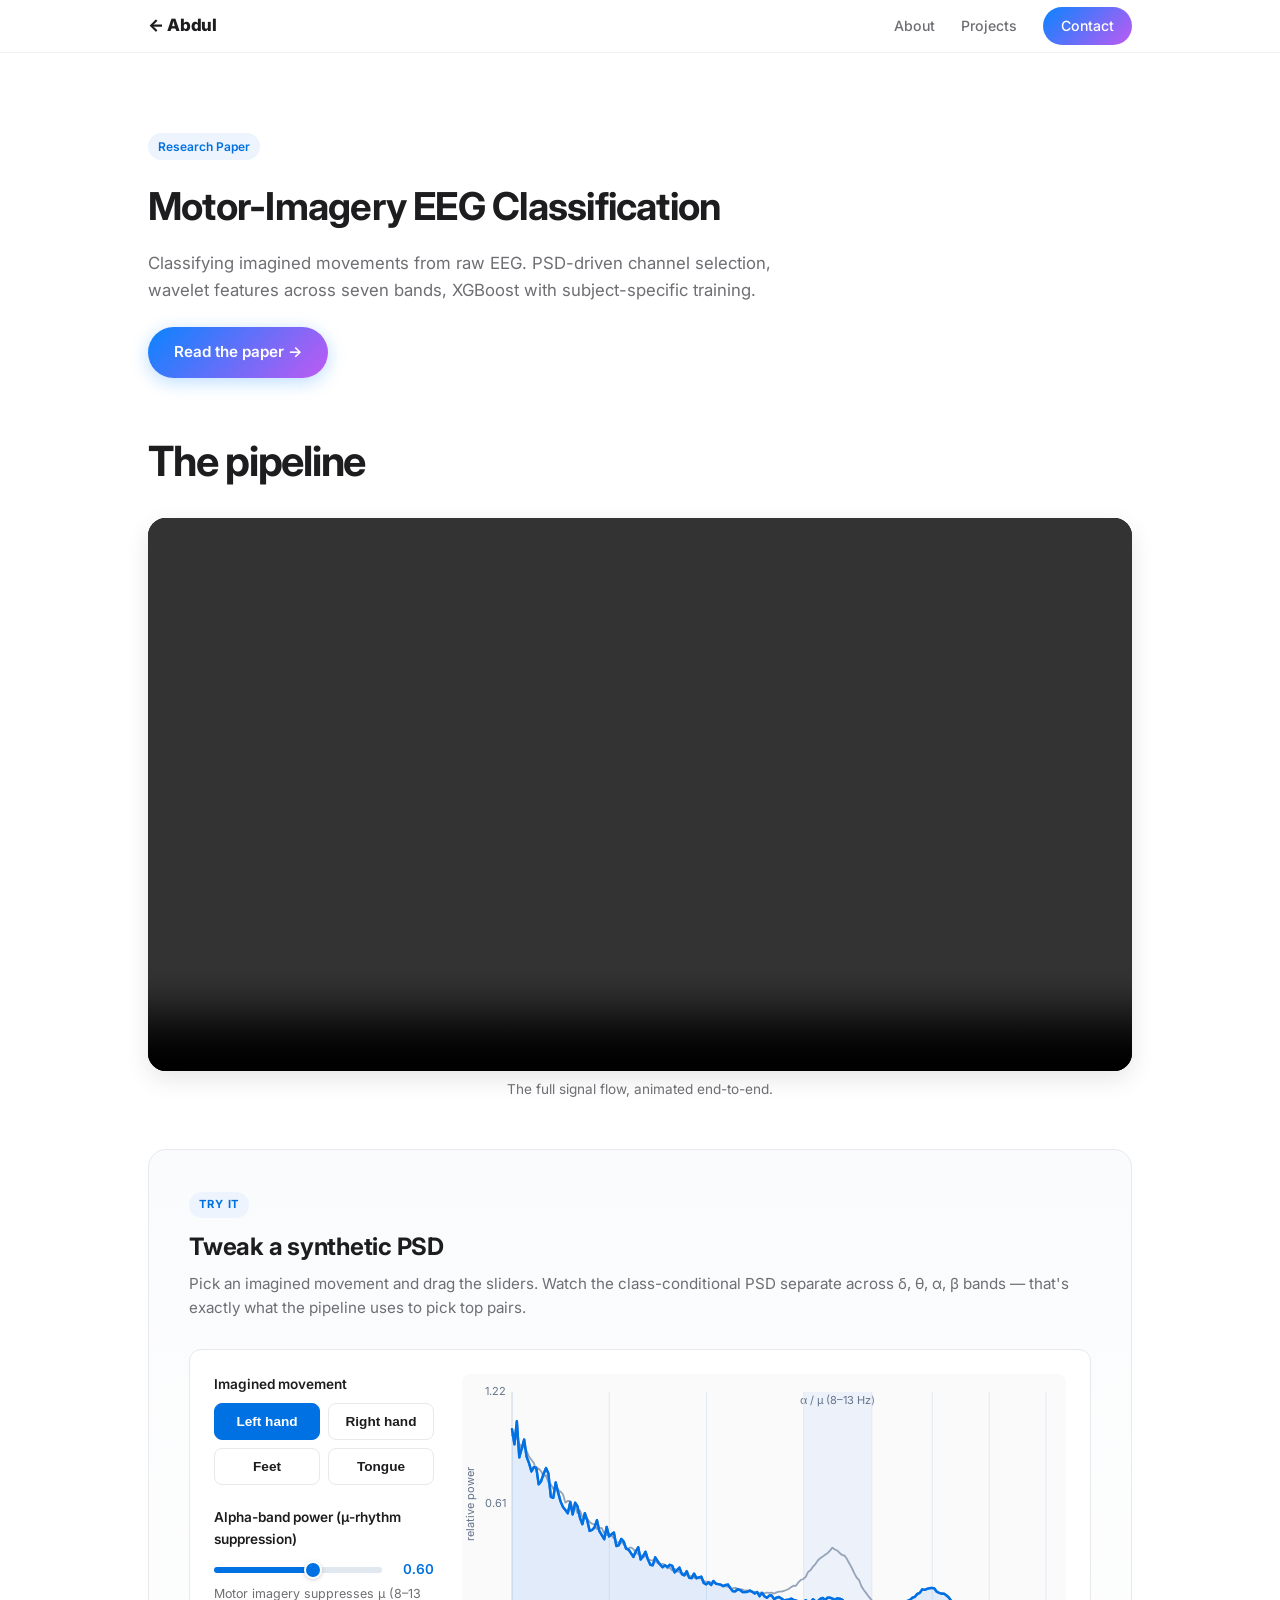
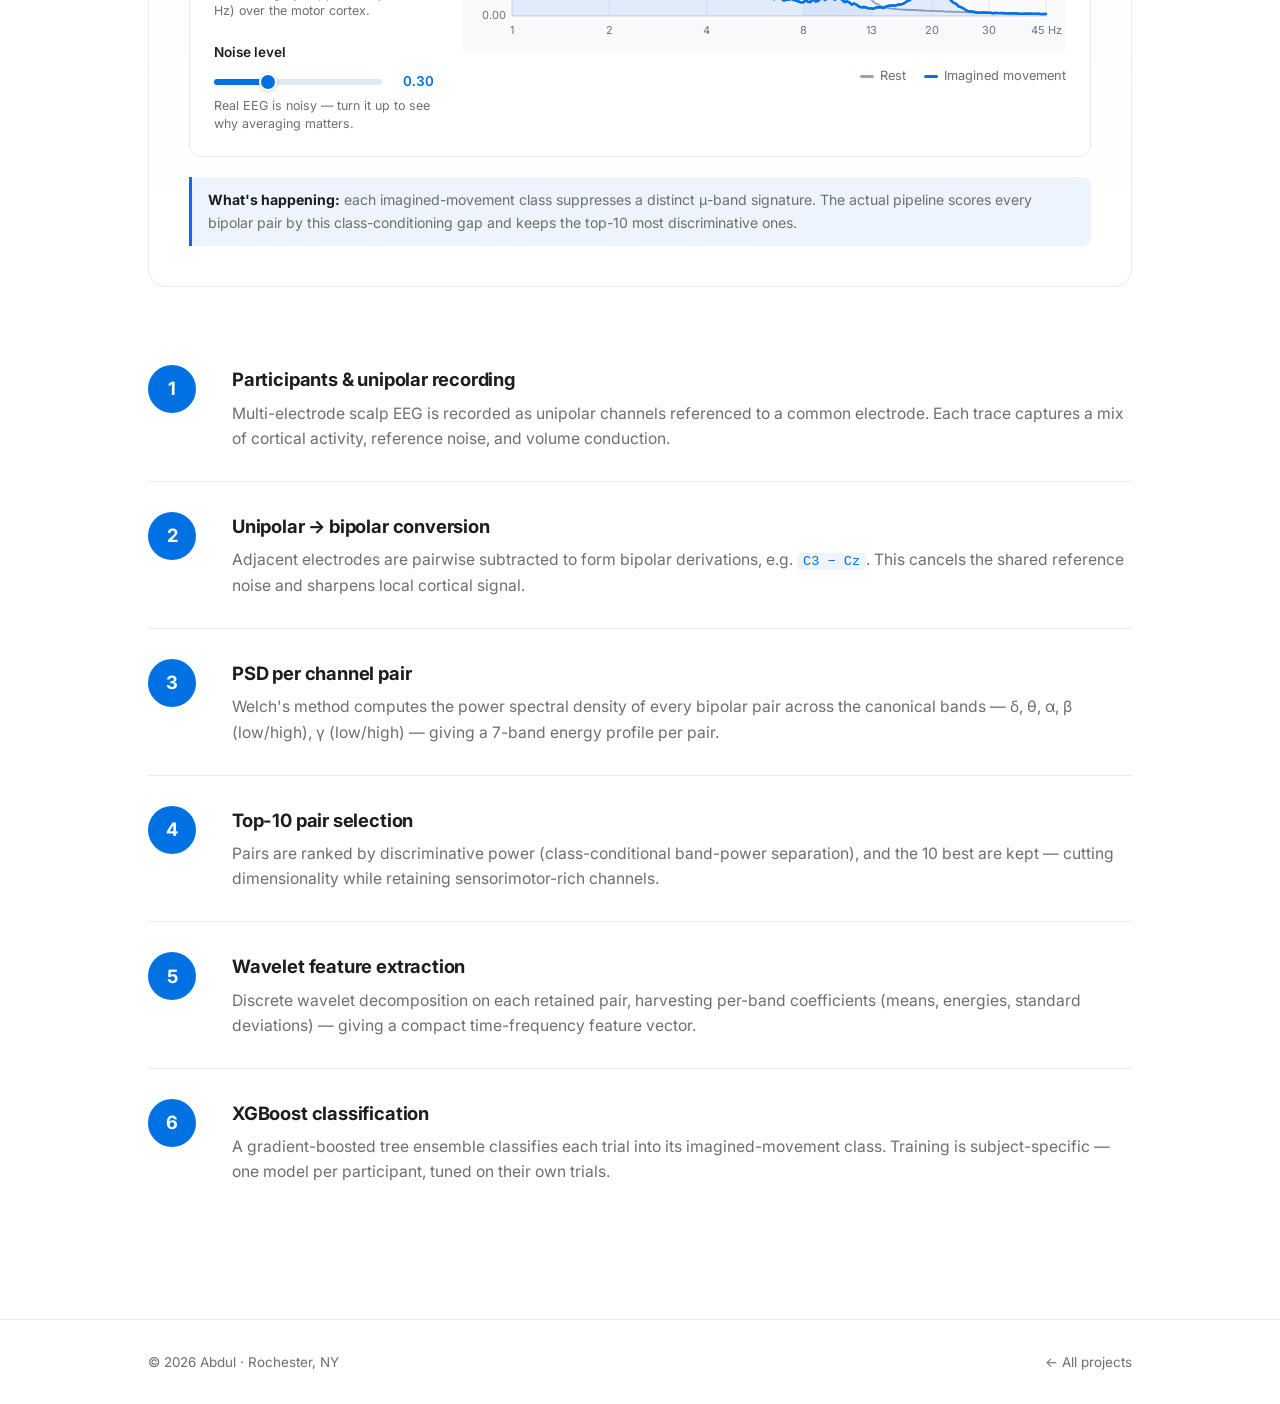
<file: projects/mi-eeg.html>
<!DOCTYPE html>
<html lang="en">
<head>
  <meta charset="UTF-8">
  <meta name="viewport" content="width=device-width, initial-scale=1.0">
  <title>MI-EEG Classification — Abdul</title>
  <link rel="stylesheet" href="../css/style.css">
  <link href="https://fonts.googleapis.com/css2?family=Inter:wght@400;500;600;700&display=swap" rel="stylesheet">
  <style>
    .proj-hero { padding: 80px 0 40px; }
    .proj-hero .tag { display:inline-block; font-size:.75rem; font-weight:600;
      color:var(--accent); background:var(--accent-soft);
      padding:4px 10px; border-radius:999px; margin-bottom:16px; }
    .proj-hero h1 { font-size: 2.4rem; letter-spacing:-0.02em; margin-bottom:12px; }
    .proj-hero .sub { color: var(--text-soft); font-size:1.05rem; max-width:640px; }

    .pipeline-stage {
      display:grid; grid-template-columns: 60px 1fr; gap:24px;
      padding: 30px 0; border-bottom: 1px solid var(--border);
      align-items:flex-start;
    }
    .pipeline-stage:last-of-type { border-bottom:none; }
    .stage-num {
      width:48px; height:48px; border-radius:50%;
      background:var(--accent); color:#fff;
      display:flex; align-items:center; justify-content:center;
      font-weight:700; font-size:1.15rem; flex-shrink:0;
    }
    .stage-title { font-size:1.15rem; font-weight:700; margin-bottom:6px; letter-spacing:-0.01em; }
    .stage-desc { color:var(--text-soft); font-size:0.98rem; }
    .stage-desc code {
      background:var(--accent-soft); color:var(--accent);
      padding:1px 6px; border-radius:4px; font-size:.85rem;
    }

    .video-wrap {
      background:#000; border-radius:var(--radius);
      overflow:hidden; margin: 32px 0 8px;
      box-shadow: 0 8px 24px rgba(0,0,0,.1);
      aspect-ratio: 16/9;
    }
    .video-wrap video { width:100%; height:100%; display:block; }
    .video-caption { color:var(--text-soft); font-size:.85rem; text-align:center; margin-bottom:32px; }

    /* ---- interactive PSD sandbox ------------------------------ */
    .demo-section {
      background: linear-gradient(180deg, #fafbfc 0%, #fff 100%);
      border: 1px solid var(--border);
      border-radius: var(--radius);
      padding: 40px;
      margin: 48px 0;
    }
    .demo-header { margin-bottom: 28px; }
    .demo-tag { display:inline-block; font-size:.7rem; font-weight:700;
      letter-spacing:.08em; text-transform:uppercase;
      color:var(--accent); background:var(--accent-soft);
      padding:4px 10px; border-radius:999px; margin-bottom:10px; }
    .demo-title { font-size:1.5rem; font-weight:700; letter-spacing:-0.01em; margin-bottom:6px; }
    .demo-sub { color:var(--text-soft); font-size:0.95rem; }

    .sandbox {
      display: grid;
      grid-template-columns: 220px 1fr;
      gap: 28px;
      background: #fff;
      border: 1px solid var(--border);
      border-radius: 12px;
      padding: 24px;
    }

    .sandbox-controls { display:flex; flex-direction:column; gap:22px; }

    .control-group label {
      display:block; font-weight:600; font-size:.85rem;
      color:var(--text); margin-bottom:8px;
    }
    .control-group .hint {
      font-size: .78rem; color: var(--text-soft); margin-top: 4px;
      line-height: 1.4;
    }

    .class-pills { display:grid; grid-template-columns: 1fr 1fr; gap:8px; }
    .class-pill {
      padding: 10px 6px; border: 1.5px solid var(--border);
      border-radius:8px; background:#fff;
      font-size:.85rem; font-weight:600; color:var(--text);
      cursor:pointer; transition: all .15s;
      text-align:center;
    }
    .class-pill:hover { border-color:var(--accent); color:var(--accent); }
    .class-pill.active {
      background:var(--accent); border-color:var(--accent); color:#fff;
    }

    .slider-row { display:flex; align-items:center; gap:10px; }
    .sandbox input[type="range"] {
      flex: 1;
      -webkit-appearance: none; appearance: none;
      height: 6px; border-radius: 3px;
      background: linear-gradient(to right, var(--accent) 0%, var(--accent) var(--fill,50%), #e2e8f0 var(--fill,50%), #e2e8f0 100%);
      outline: none;
    }
    .sandbox input[type="range"]::-webkit-slider-thumb {
      -webkit-appearance: none; appearance: none;
      width: 18px; height: 18px; border-radius: 50%;
      background: var(--accent); cursor: pointer;
      border: 2.5px solid #fff;
      box-shadow: 0 1px 4px rgba(0,0,0,.18);
    }
    .sandbox input[type="range"]::-moz-range-thumb {
      width: 18px; height: 18px; border-radius: 50%;
      background: var(--accent); cursor: pointer;
      border: 2.5px solid #fff;
      box-shadow: 0 1px 4px rgba(0,0,0,.18);
    }
    .slider-value {
      min-width: 42px; text-align: right;
      font-size:.85rem; font-weight:600; color:var(--accent);
      font-variant-numeric: tabular-nums;
    }

    .sandbox-plot { display:flex; flex-direction:column; min-width:0; }
    .sandbox-plot canvas {
      display:block; width:100%; height:280px;
      background:#fafafa; border-radius:8px;
    }
    .plot-legend {
      display:flex; gap:18px; margin-top:12px; font-size:.8rem;
      color: var(--text-soft); justify-content:flex-end;
    }
    .plot-legend span::before {
      content:''; display:inline-block;
      width:14px; height:3px; border-radius:2px;
      margin-right:6px; vertical-align:middle;
    }
    .legend-rest::before { background: #94a3b8; }
    .legend-active::before { background: var(--accent); }

    .demo-note {
      margin-top:20px; font-size:0.88rem; color:var(--text-soft);
      padding:12px 16px; background:var(--accent-soft);
      border-left:3px solid var(--accent);
      border-radius:0 8px 8px 0;
    }
    .demo-note strong { color:var(--text); }

    @media (max-width: 720px) {
      .sandbox { grid-template-columns: 1fr; }
    }
  </style>
</head>
<body>

  <nav class="nav">
    <div class="container nav-inner">
      <a href="../index.html" class="nav-brand">← Abdul</a>
      <div class="nav-links">
        <a href="../index.html#about">About</a>
        <a href="../index.html#projects">Projects</a>
        <a href="../contact.html" class="nav-cta">Contact</a>
      </div>
    </div>
  </nav>

  <header class="proj-hero">
    <div class="container">
      <span class="tag">Research Paper</span>
      <h1>Motor-Imagery EEG Classification</h1>
      <p class="sub">Classifying imagined movements from raw EEG.
        PSD-driven channel selection, wavelet features across seven bands,
        XGBoost with subject-specific training.</p>
      <a class="btn btn-primary" href="../mi-paper.html" style="margin-top:24px;">Read the paper →</a>
    </div>
  </header>

  <main>
    <section class="section" style="padding-top: 20px;">
      <div class="container">

        <h2 class="section-title">The pipeline</h2>

        <div class="video-wrap">
          <video controls preload="metadata" poster="">
            <source src="../assets/mi_eeg_pipeline.mp4" type="video/mp4">
            Your browser doesn't support inline video.
            <a href="../assets/mi_eeg_pipeline.mp4">Download it instead.</a>
          </video>
        </div>
        <p class="video-caption">The full signal flow, animated end-to-end.</p>

        <section class="demo-section">
          <div class="demo-header">
            <span class="demo-tag">Try it</span>
            <h3 class="demo-title">Tweak a synthetic PSD</h3>
            <p class="demo-sub">Pick an imagined movement and drag the sliders.
              Watch the class-conditional PSD separate across δ, θ, α, β bands —
              that's exactly what the pipeline uses to pick top pairs.</p>
          </div>

          <div class="sandbox">
            <div class="sandbox-controls">
              <div class="control-group">
                <label>Imagined movement</label>
                <div class="class-pills">
                  <button class="class-pill active" data-cls="left">Left hand</button>
                  <button class="class-pill" data-cls="right">Right hand</button>
                  <button class="class-pill" data-cls="feet">Feet</button>
                  <button class="class-pill" data-cls="tongue">Tongue</button>
                </div>
              </div>

              <div class="control-group">
                <label>Alpha-band power (μ-rhythm suppression)</label>
                <div class="slider-row">
                  <input type="range" id="alphaSlider" min="0" max="100" value="60">
                  <span class="slider-value" id="alphaVal">0.60</span>
                </div>
                <div class="hint">Motor imagery suppresses μ (8–13 Hz) over the motor cortex.</div>
              </div>

              <div class="control-group">
                <label>Noise level</label>
                <div class="slider-row">
                  <input type="range" id="noiseSlider" min="0" max="100" value="30">
                  <span class="slider-value" id="noiseVal">0.30</span>
                </div>
                <div class="hint">Real EEG is noisy — turn it up to see why averaging matters.</div>
              </div>
            </div>

            <div class="sandbox-plot">
              <canvas id="psdCanvas"></canvas>
              <div class="plot-legend">
                <span class="legend-rest">Rest</span>
                <span class="legend-active">Imagined movement</span>
              </div>
            </div>
          </div>

          <p class="demo-note">
            <strong>What's happening:</strong> each imagined-movement class
            suppresses a distinct μ-band signature. The actual pipeline scores
            every bipolar pair by this class-conditioning gap and keeps the
            top-10 most discriminative ones.
          </p>
        </section>

        <div class="pipeline-stage">
          <div class="stage-num">1</div>
          <div>
            <div class="stage-title">Participants &amp; unipolar recording</div>
            <div class="stage-desc">
              Multi-electrode scalp EEG is recorded as unipolar channels
              referenced to a common electrode. Each trace captures a mix
              of cortical activity, reference noise, and volume conduction.
            </div>
          </div>
        </div>

        <div class="pipeline-stage">
          <div class="stage-num">2</div>
          <div>
            <div class="stage-title">Unipolar → bipolar conversion</div>
            <div class="stage-desc">
              Adjacent electrodes are pairwise subtracted to form bipolar
              derivations, e.g. <code>C3 − Cz</code>. This cancels the
              shared reference noise and sharpens local cortical signal.
            </div>
          </div>
        </div>

        <div class="pipeline-stage">
          <div class="stage-num">3</div>
          <div>
            <div class="stage-title">PSD per channel pair</div>
            <div class="stage-desc">
              Welch's method computes the power spectral density of every
              bipolar pair across the canonical bands — δ, θ, α, β
              (low/high), γ (low/high) — giving a 7-band energy profile
              per pair.
            </div>
          </div>
        </div>

        <div class="pipeline-stage">
          <div class="stage-num">4</div>
          <div>
            <div class="stage-title">Top-10 pair selection</div>
            <div class="stage-desc">
              Pairs are ranked by discriminative power (class-conditional
              band-power separation), and the 10 best are kept — cutting
              dimensionality while retaining sensorimotor-rich channels.
            </div>
          </div>
        </div>

        <div class="pipeline-stage">
          <div class="stage-num">5</div>
          <div>
            <div class="stage-title">Wavelet feature extraction</div>
            <div class="stage-desc">
              Discrete wavelet decomposition on each retained pair,
              harvesting per-band coefficients (means, energies, standard
              deviations) — giving a compact time-frequency feature vector.
            </div>
          </div>
        </div>

        <div class="pipeline-stage">
          <div class="stage-num">6</div>
          <div>
            <div class="stage-title">XGBoost classification</div>
            <div class="stage-desc">
              A gradient-boosted tree ensemble classifies each trial into
              its imagined-movement class. Training is subject-specific —
              one model per participant, tuned on their own trials.
            </div>
          </div>
        </div>

      </div>
    </section>
  </main>

  <footer class="footer">
    <div class="container footer-inner">
      <span>© <span id="year"></span> Abdul · Rochester, NY</span>
      <span><a href="../index.html#projects">← All projects</a></span>
    </div>
  </footer>

  <script>
    document.getElementById('year').textContent = new Date().getFullYear();

    // ---- PSD sandbox ----------------------------------------------
    (function () {
      const canvas = document.getElementById('psdCanvas');
      if (!canvas) return;
      const ctx = canvas.getContext('2d');

      const alphaSlider = document.getElementById('alphaSlider');
      const noiseSlider = document.getElementById('noiseSlider');
      const alphaVal = document.getElementById('alphaVal');
      const noiseVal = document.getElementById('noiseVal');
      const pills = document.querySelectorAll('.class-pill');

      let state = {
        cls: 'left',
        alpha: 0.6,
        noise: 0.3,
      };

      // frequency band helper: gaussian bump on a 1-45 Hz axis
      function gauss(f, mu, sigma) {
        const z = (f - mu) / sigma;
        return Math.exp(-0.5 * z * z);
      }

      // Rest PSD baseline: 1/f-ish with a small alpha hump at 10 Hz
      function restPSD(f) {
        const baseline = 1.0 / Math.pow(f, 1.2);
        const alphaHump = 0.30 * gauss(f, 10, 1.5);
        return baseline + alphaHump;
      }

      // Active PSD: rest minus class-specific mu suppression + beta rebound
      function activePSD(f, cls, alphaPow) {
        const base = restPSD(f);
        // mu suppression around 10 Hz, scaled by slider
        let muW;
        switch (cls) {
          case 'left':   muW = 1.00; break;  // C4 (right motor)
          case 'right':  muW = 1.00; break;  // C3 (left motor)
          case 'feet':   muW = 0.55; break;  // midline Cz — weaker but wider
          case 'tongue': muW = 0.35; break;  // less alpha, more broad
          default:       muW = 0.8;
        }
        // dip center
        const dipCenter = (cls === 'tongue') ? 12 : 10;
        const dipWidth  = (cls === 'feet') ? 2.2 : 1.6;
        const dip = alphaPow * muW * 0.45 * gauss(f, dipCenter, dipWidth);
        // beta rebound ~ 20 Hz, modest
        const beta = alphaPow * 0.20 * gauss(f, 20, 2.5);
        return Math.max(0.001, base - dip + beta);
      }

      // seeded pseudo-random noise for stable rendering
      function noiseAt(i, level) {
        const s = Math.sin(i * 12.9898 + level * 78.233) * 43758.5453;
        return (s - Math.floor(s)) * 2 - 1;  // -1..1
      }

      function withNoise(v, i, n) {
        return v * (1 + n * 0.35 * noiseAt(i, 1));
      }

      function drawPSD() {
        const dpr = window.devicePixelRatio || 1;
        const W = canvas.clientWidth, H = canvas.clientHeight;
        canvas.width = W * dpr; canvas.height = H * dpr;
        ctx.setTransform(dpr, 0, 0, dpr, 0, 0);
        ctx.clearRect(0, 0, W, H);

        const fMin = 1, fMax = 45;
        // use log-x so alpha region reads well
        const logMin = Math.log10(fMin), logMax = Math.log10(fMax);
        const N = 220;
        const padL = 50, padR = 20, padT = 18, padB = 38;
        const plotW = W - padL - padR, plotH = H - padT - padB;

        // gather
        const rest = [], act = [];
        for (let i = 0; i <= N; i++) {
          const t = i / N;
          const f = Math.pow(10, logMin + t * (logMax - logMin));
          rest.push([f, withNoise(restPSD(f), i, state.noise * 0.3)]);
          act.push([f, withNoise(activePSD(f, state.cls, state.alpha), i + 999, state.noise)]);
        }
        // find max for y scale
        let maxY = 0;
        for (const [,v] of rest) maxY = Math.max(maxY, v);
        for (const [,v] of act) maxY = Math.max(maxY, v);
        maxY *= 1.15;

        const xOf = f => padL + (Math.log10(f) - logMin) / (logMax - logMin) * plotW;
        const yOf = v => padT + plotH - (v / maxY) * plotH;

        // axes
        ctx.strokeStyle = '#cbd5e1'; ctx.lineWidth = 1;
        ctx.beginPath();
        ctx.moveTo(padL, padT); ctx.lineTo(padL, padT + plotH); ctx.lineTo(padL + plotW, padT + plotH);
        ctx.stroke();

        // band shading for alpha (8-13 Hz) and beta-low (13-20 Hz)
        const alphaF1 = 8, alphaF2 = 13;
        ctx.fillStyle = 'rgba(59,130,246,0.07)';
        ctx.fillRect(xOf(alphaF1), padT, xOf(alphaF2) - xOf(alphaF1), plotH);
        // band label
        ctx.fillStyle = '#64748b'; ctx.font = '11px Inter, sans-serif';
        ctx.textAlign = 'center';
        ctx.fillText('α / μ (8–13 Hz)', (xOf(alphaF1) + xOf(alphaF2)) / 2, padT + 12);

        // x-axis ticks
        ctx.fillStyle = '#64748b'; ctx.textAlign = 'center';
        [1, 2, 4, 8, 13, 20, 30, 45].forEach(f => {
          ctx.fillText(f + (f === 45 ? ' Hz' : ''), xOf(f), padT + plotH + 18);
          ctx.strokeStyle = '#e2e8f0';
          ctx.beginPath();
          ctx.moveTo(xOf(f), padT); ctx.lineTo(xOf(f), padT + plotH);
          ctx.stroke();
        });

        // y-labels (just relative power, ticks 0, max/2, max)
        ctx.textAlign = 'right';
        for (let k = 0; k <= 2; k++) {
          const v = (maxY * k / 2);
          ctx.fillText(v.toFixed(2), padL - 6, yOf(v) + 3);
        }
        ctx.save();
        ctx.translate(12, padT + plotH / 2);
        ctx.rotate(-Math.PI / 2);
        ctx.textAlign = 'center';
        ctx.fillStyle = '#64748b';
        ctx.fillText('relative power', 0, 0);
        ctx.restore();

        // curves
        function plotLine(data, color, width) {
          ctx.strokeStyle = color; ctx.lineWidth = width;
          ctx.lineJoin = 'round'; ctx.lineCap = 'round';
          ctx.beginPath();
          data.forEach(([f, v], i) => {
            const x = xOf(f), y = yOf(v);
            if (i === 0) ctx.moveTo(x, y); else ctx.lineTo(x, y);
          });
          ctx.stroke();
        }
        plotLine(rest, '#94a3b8', 1.8);
        plotLine(act, '#3b82f6', 2.4);

        // fill area under active curve
        ctx.fillStyle = 'rgba(59,130,246,0.12)';
        ctx.beginPath();
        act.forEach(([f, v], i) => {
          const x = xOf(f), y = yOf(v);
          if (i === 0) ctx.moveTo(x, padT + plotH); // start at baseline
          ctx.lineTo(x, y);
        });
        ctx.lineTo(xOf(act[act.length - 1][0]), padT + plotH);
        ctx.closePath();
        ctx.fill();
        // redraw the active line on top of the fill
        plotLine(act, getComputedStyle(document.documentElement)
          .getPropertyValue('--accent').trim() || '#3b82f6', 2.4);
      }

      function updateUI() {
        alphaVal.textContent = state.alpha.toFixed(2);
        noiseVal.textContent = state.noise.toFixed(2);
        alphaSlider.style.setProperty('--fill', (state.alpha * 100) + '%');
        noiseSlider.style.setProperty('--fill', (state.noise * 100) + '%');
        drawPSD();
      }

      alphaSlider.addEventListener('input', e => {
        state.alpha = e.target.value / 100; updateUI();
      });
      noiseSlider.addEventListener('input', e => {
        state.noise = e.target.value / 100; updateUI();
      });
      pills.forEach(p => {
        p.addEventListener('click', () => {
          pills.forEach(q => q.classList.remove('active'));
          p.classList.add('active');
          state.cls = p.dataset.cls;
          updateUI();
        });
      });
      window.addEventListener('resize', drawPSD);
      updateUI();
    })();
  </script>
</body>
</html>
</file>
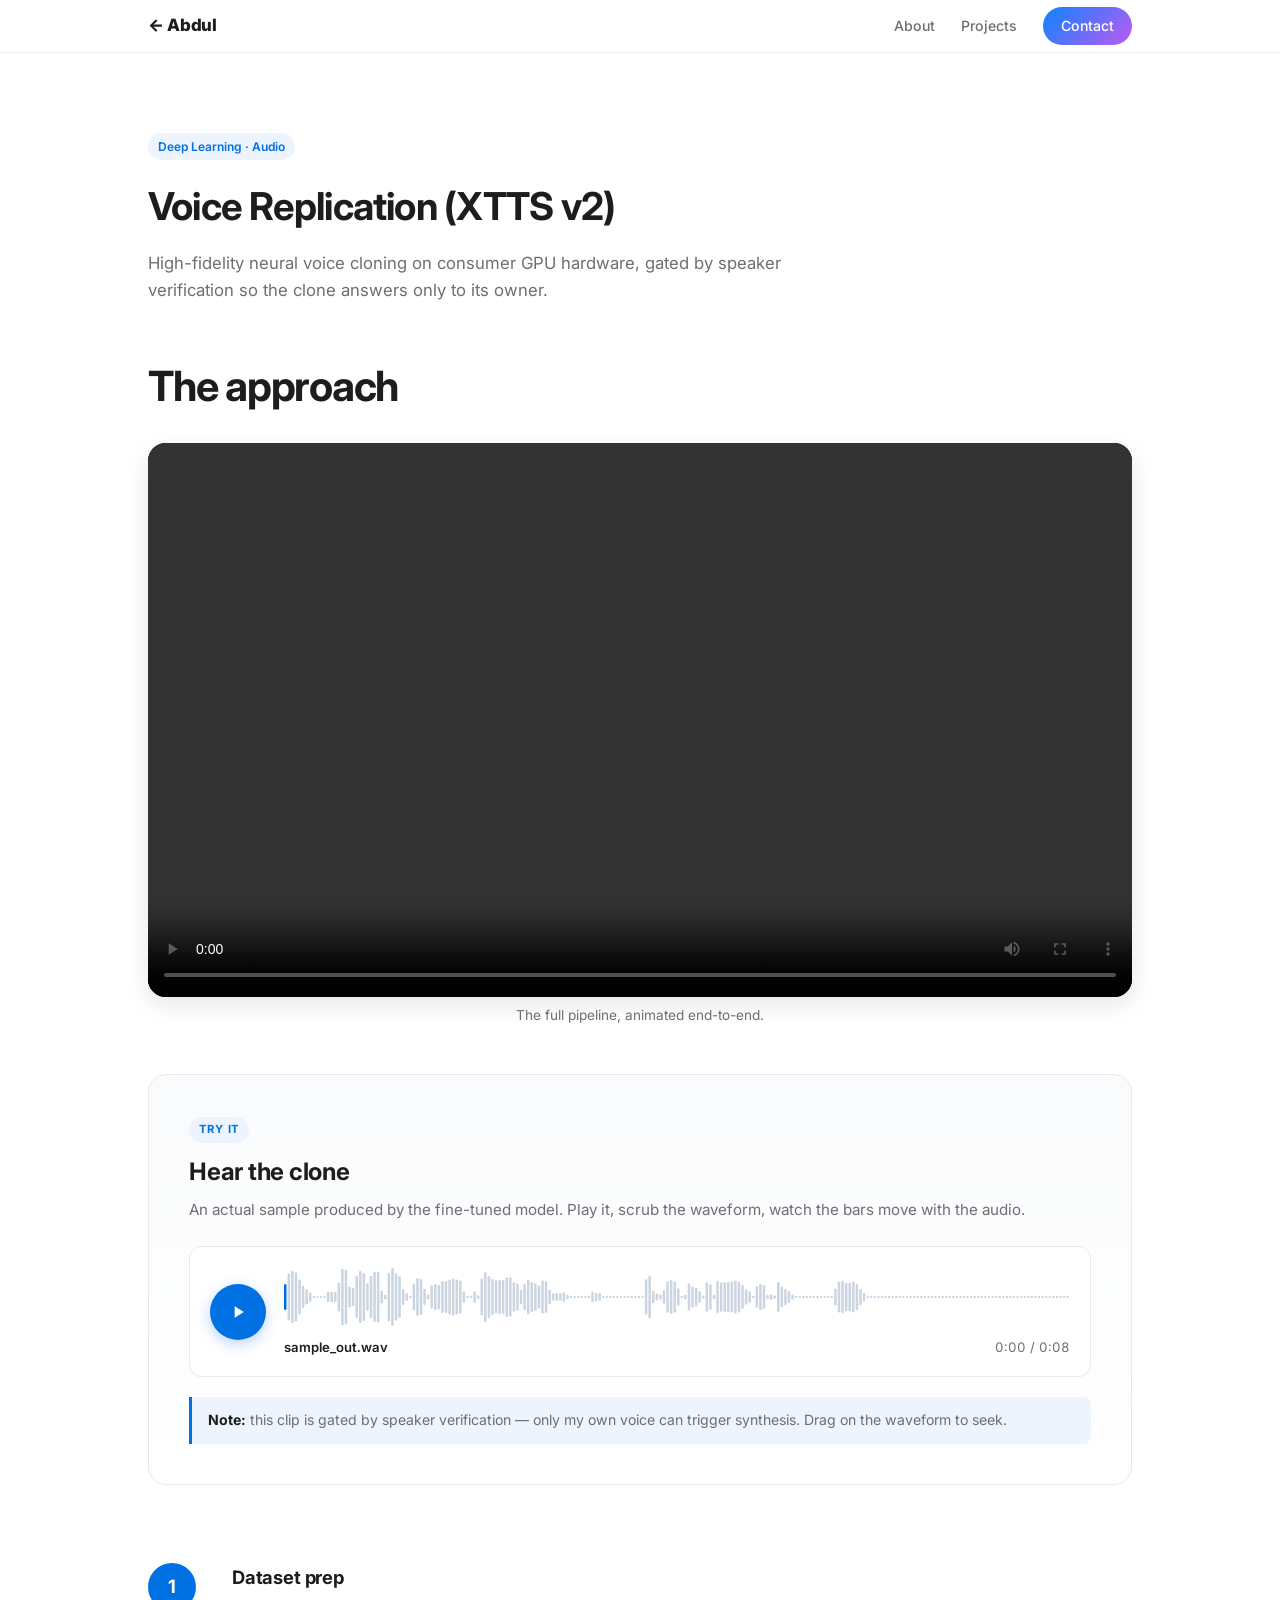
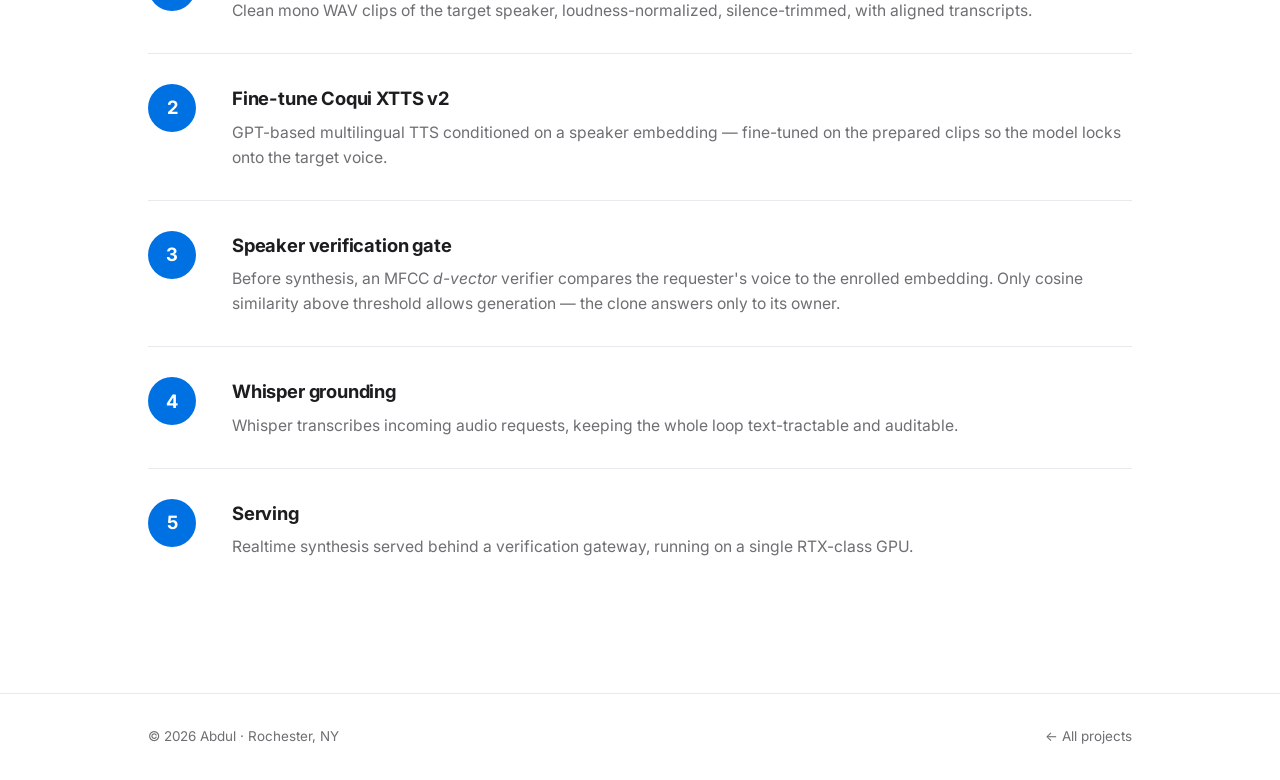
<file: projects/voice-replication.html>
<!DOCTYPE html>
<html lang="en">
<head>
  <meta charset="UTF-8">
  <meta name="viewport" content="width=device-width, initial-scale=1.0">
  <title>Voice Replication — Abdul</title>
  <link rel="stylesheet" href="../css/style.css">
  <link href="https://fonts.googleapis.com/css2?family=Inter:wght@400;500;600;700&display=swap" rel="stylesheet">
  <style>
    .proj-hero { padding: 80px 0 40px; }
    .proj-hero .tag { display:inline-block; font-size:.75rem; font-weight:600;
      color:var(--accent); background:var(--accent-soft);
      padding:4px 10px; border-radius:999px; margin-bottom:16px; }
    .proj-hero h1 { font-size: 2.4rem; letter-spacing:-0.02em; margin-bottom:12px; }
    .proj-hero .sub { color: var(--text-soft); font-size:1.05rem; max-width:640px; }

    .pipeline-stage {
      display:grid; grid-template-columns: 60px 1fr; gap:24px;
      padding: 30px 0; border-bottom: 1px solid var(--border);
      align-items:flex-start;
    }
    .pipeline-stage:last-of-type { border-bottom:none; }
    .stage-num {
      width:48px; height:48px; border-radius:50%;
      background:var(--accent); color:#fff;
      display:flex; align-items:center; justify-content:center;
      font-weight:700; font-size:1.15rem; flex-shrink:0;
    }
    .stage-title { font-size:1.15rem; font-weight:700; margin-bottom:6px; letter-spacing:-0.01em; }
    .stage-desc { color:var(--text-soft); font-size:0.98rem; }
    .stage-desc code {
      background:var(--accent-soft); color:var(--accent);
      padding:1px 6px; border-radius:4px; font-size:.85rem;
    }

    .video-wrap {
      background:#000; border-radius:var(--radius);
      overflow:hidden; margin: 32px 0 8px;
      box-shadow: 0 8px 24px rgba(0,0,0,.1);
      aspect-ratio: 16/9;
    }
    .video-wrap video { width:100%; height:100%; display:block; }
    .video-caption { color:var(--text-soft); font-size:.85rem; text-align:center; margin-bottom:32px; }

    /* ---- interactive audio player ------------------------------ */
    .demo-section {
      background: linear-gradient(180deg, #fafbfc 0%, #fff 100%);
      border: 1px solid var(--border);
      border-radius: var(--radius);
      padding: 40px;
      margin: 48px 0;
    }
    .demo-header { margin-bottom: 24px; }
    .demo-tag { display:inline-block; font-size:.7rem; font-weight:700;
      letter-spacing:.08em; text-transform:uppercase;
      color:var(--accent); background:var(--accent-soft);
      padding:4px 10px; border-radius:999px; margin-bottom:10px; }
    .demo-title { font-size:1.5rem; font-weight:700; letter-spacing:-0.01em; margin-bottom:6px; }
    .demo-sub { color:var(--text-soft); font-size:0.95rem; }

    .voice-player {
      display:flex; align-items:center; gap:18px;
      background:#fff; border:1px solid var(--border);
      border-radius:12px; padding:18px 20px;
    }
    .play-btn {
      width:56px; height:56px; border-radius:50%; flex-shrink:0;
      background:var(--accent); color:#fff; border:0; cursor:pointer;
      display:flex; align-items:center; justify-content:center;
      transition: transform .15s, box-shadow .15s;
      box-shadow: 0 4px 14px rgba(59,130,246,0.35);
    }
    .play-btn:hover { transform: scale(1.05); box-shadow: 0 6px 18px rgba(59,130,246,0.45); }
    .play-btn:active { transform: scale(0.97); }
    .play-btn svg { width:20px; height:20px; fill:currentColor; }
    .play-btn .icon-pause { display:none; }
    .play-btn.playing .icon-play { display:none; }
    .play-btn.playing .icon-pause { display:block; }

    .waveform-wrap { flex:1; min-width:0; }
    .waveform {
      display:block; width:100%; height:64px;
      cursor:pointer; border-radius:6px;
    }
    .player-meta {
      display:flex; justify-content:space-between; align-items:baseline;
      margin-top:8px; font-size:0.82rem; color:var(--text-soft);
      font-variant-numeric: tabular-nums;
    }
    .player-meta .meta-label { font-weight:600; color:var(--text); }
    .demo-note {
      margin-top:20px; font-size:0.88rem; color:var(--text-soft);
      padding:12px 16px; background:var(--accent-soft);
      border-left:3px solid var(--accent);
      border-radius:0 8px 8px 0;
    }
    .demo-note strong { color:var(--text); }
  </style>
</head>
<body>

  <nav class="nav">
    <div class="container nav-inner">
      <a href="../index.html" class="nav-brand">← Abdul</a>
      <div class="nav-links">
        <a href="../index.html#about">About</a>
        <a href="../index.html#projects">Projects</a>
        <a href="../contact.html" class="nav-cta">Contact</a>
      </div>
    </div>
  </nav>

  <header class="proj-hero">
    <div class="container">
      <span class="tag">Deep Learning · Audio</span>
      <h1>Voice Replication (XTTS v2)</h1>
      <p class="sub">High-fidelity neural voice cloning on consumer GPU hardware,
        gated by speaker verification so the clone answers only to its owner.</p>
    </div>
  </header>

  <main>
    <section class="section" style="padding-top: 20px;">
      <div class="container">

        <h2 class="section-title">The approach</h2>

        <div class="video-wrap">
          <video controls preload="metadata" poster="">
            <source src="../assets/voice_pipeline.mp4" type="video/mp4">
            Your browser doesn't support inline video.
            <a href="../assets/voice_pipeline.mp4">Download it instead.</a>
          </video>
        </div>
        <p class="video-caption">The full pipeline, animated end-to-end.</p>

        <section class="demo-section">
          <div class="demo-header">
            <span class="demo-tag">Try it</span>
            <h3 class="demo-title">Hear the clone</h3>
            <p class="demo-sub">An actual sample produced by the fine-tuned model.
              Play it, scrub the waveform, watch the bars move with the audio.</p>
          </div>

          <div class="voice-player">
            <button class="play-btn" id="playBtn" aria-label="Play sample">
              <svg class="icon-play" viewBox="0 0 24 24"><path d="M8 5v14l11-7z"/></svg>
              <svg class="icon-pause" viewBox="0 0 24 24"><path d="M6 4h4v16H6zM14 4h4v16h-4z"/></svg>
            </button>
            <div class="waveform-wrap">
              <canvas class="waveform" id="waveCanvas"></canvas>
              <div class="player-meta">
                <span class="meta-label">sample_out.wav</span>
                <span><span id="tCur">0:00</span> / <span id="tDur">0:00</span></span>
              </div>
            </div>
          </div>

          <p class="demo-note">
            <strong>Note:</strong> this clip is gated by speaker verification — only
            my own voice can trigger synthesis. Drag on the waveform to seek.
          </p>
        </section>

        <div class="pipeline-stage">
          <div class="stage-num">1</div>
          <div>
            <div class="stage-title">Dataset prep</div>
            <div class="stage-desc">
              Clean mono WAV clips of the target speaker, loudness-normalized,
              silence-trimmed, with aligned transcripts.
            </div>
          </div>
        </div>

        <div class="pipeline-stage">
          <div class="stage-num">2</div>
          <div>
            <div class="stage-title">Fine-tune Coqui XTTS v2</div>
            <div class="stage-desc">
              GPT-based multilingual TTS conditioned on a speaker embedding —
              fine-tuned on the prepared clips so the model locks onto the
              target voice.
            </div>
          </div>
        </div>

        <div class="pipeline-stage">
          <div class="stage-num">3</div>
          <div>
            <div class="stage-title">Speaker verification gate</div>
            <div class="stage-desc">
              Before synthesis, an MFCC <em>d-vector</em> verifier compares
              the requester's voice to the enrolled embedding. Only cosine
              similarity above threshold allows generation — the clone answers
              only to its owner.
            </div>
          </div>
        </div>

        <div class="pipeline-stage">
          <div class="stage-num">4</div>
          <div>
            <div class="stage-title">Whisper grounding</div>
            <div class="stage-desc">
              Whisper transcribes incoming audio requests, keeping the whole
              loop text-tractable and auditable.
            </div>
          </div>
        </div>

        <div class="pipeline-stage">
          <div class="stage-num">5</div>
          <div>
            <div class="stage-title">Serving</div>
            <div class="stage-desc">
              Realtime synthesis served behind a verification gateway,
              running on a single RTX-class GPU.
            </div>
          </div>
        </div>

      </div>
    </section>
  </main>

  <footer class="footer">
    <div class="container footer-inner">
      <span>© <span id="year"></span> Abdul · Rochester, NY</span>
      <span><a href="../index.html#projects">← All projects</a></span>
    </div>
  </footer>

  <script>
    document.getElementById('year').textContent = new Date().getFullYear();

    // ---- voice player -----------------------------------------------
    (function () {
      const SRC = '../assets/sample_out.wav';
      const audio = new Audio(SRC);
      audio.preload = 'metadata';

      const playBtn = document.getElementById('playBtn');
      const canvas = document.getElementById('waveCanvas');
      const tCur = document.getElementById('tCur');
      const tDur = document.getElementById('tDur');
      if (!canvas) return;
      const ctx = canvas.getContext('2d');

      let peaks = null;      // normalized samples for drawing
      let duration = 0;
      let rafId = null;

      function fmt(t) {
        if (!isFinite(t)) return '0:00';
        const m = Math.floor(t / 60), s = Math.floor(t % 60);
        return `${m}:${String(s).padStart(2, '0')}`;
      }

      function fitCanvas() {
        const dpr = window.devicePixelRatio || 1;
        const { clientWidth: w, clientHeight: h } = canvas;
        canvas.width = w * dpr;
        canvas.height = h * dpr;
        ctx.setTransform(dpr, 0, 0, dpr, 0, 0);
      }

      async function loadPeaks() {
        try {
          const res = await fetch(SRC);
          const buf = await res.arrayBuffer();
          const AC = window.AudioContext || window.webkitAudioContext;
          const ac = new AC();
          const decoded = await ac.decodeAudioData(buf);
          const ch = decoded.getChannelData(0);
          duration = decoded.duration;
          tDur.textContent = fmt(duration);
          const target = 220;  // bars
          const step = Math.floor(ch.length / target);
          peaks = new Float32Array(target);
          for (let i = 0; i < target; i++) {
            let a = 0;
            const start = i * step, end = Math.min(start + step, ch.length);
            for (let j = start; j < end; j += 8) {
              const v = Math.abs(ch[j]);
              if (v > a) a = v;
            }
            peaks[i] = a;
          }
          // normalize
          let mx = 0; for (const v of peaks) mx = Math.max(mx, v);
          for (let i = 0; i < target; i++) peaks[i] /= mx || 1;
          draw();
          ac.close();
        } catch (e) {
          console.warn('peaks failed', e);
        }
      }

      function draw() {
        if (!peaks) return;
        const w = canvas.clientWidth, h = canvas.clientHeight;
        ctx.clearRect(0, 0, w, h);
        const n = peaks.length;
        const barW = w / n * 0.7;
        const gap = w / n * 0.3;
        const progress = duration > 0 ? audio.currentTime / duration : 0;
        const accent = getComputedStyle(document.documentElement)
          .getPropertyValue('--accent').trim() || '#3b82f6';
        const idle = '#cbd5e1';
        for (let i = 0; i < n; i++) {
          const x = i * (barW + gap);
          const ph = Math.max(2, peaks[i] * (h - 6));
          const y = (h - ph) / 2;
          const frac = i / n;
          ctx.fillStyle = frac <= progress ? accent : idle;
          ctx.beginPath();
          if (ctx.roundRect) {
            ctx.roundRect(x, y, barW, ph, barW / 2);
          } else {
            ctx.rect(x, y, barW, ph);
          }
          ctx.fill();
        }
      }

      function tick() {
        tCur.textContent = fmt(audio.currentTime);
        draw();
        if (!audio.paused && !audio.ended) {
          rafId = requestAnimationFrame(tick);
        } else {
          playBtn.classList.remove('playing');
        }
      }

      playBtn.addEventListener('click', () => {
        if (audio.paused) {
          audio.play();
          playBtn.classList.add('playing');
          cancelAnimationFrame(rafId);
          rafId = requestAnimationFrame(tick);
        } else {
          audio.pause();
        }
      });
      audio.addEventListener('ended', () => {
        playBtn.classList.remove('playing');
        audio.currentTime = 0;
        draw();
        tCur.textContent = '0:00';
      });

      // click / drag on waveform to seek
      let scrubbing = false;
      function seekFromEvent(ev) {
        if (!duration) return;
        const rect = canvas.getBoundingClientRect();
        const x = (ev.touches ? ev.touches[0].clientX : ev.clientX) - rect.left;
        const frac = Math.max(0, Math.min(1, x / rect.width));
        audio.currentTime = frac * duration;
        draw();
        tCur.textContent = fmt(audio.currentTime);
      }
      canvas.addEventListener('pointerdown', (e) => {
        scrubbing = true;
        canvas.setPointerCapture(e.pointerId);
        seekFromEvent(e);
      });
      canvas.addEventListener('pointermove', (e) => { if (scrubbing) seekFromEvent(e); });
      canvas.addEventListener('pointerup', () => { scrubbing = false; });

      window.addEventListener('resize', () => { fitCanvas(); draw(); });
      fitCanvas();
      if (audio.readyState >= 1) tDur.textContent = fmt(audio.duration);
      audio.addEventListener('loadedmetadata', () => {
        if (!duration) tDur.textContent = fmt(audio.duration);
      });
      loadPeaks();
    })();
  </script>
</body>
</html>
</file>
<file: css/style.css>
/* ============================================================
   Apple-style design system — Abdul Aleem Shaik Gadda
   accent: Apple blue → purple gradient
   ============================================================ */
:root {
  --bg: #ffffff;
  --bg-alt: #f5f5f7;
  --text: #1d1d1f;
  --text-soft: #6e6e73;
  --text-faint: #86868b;
  --accent: #0071e3;                 /* Apple blue */
  --accent-2: #bf5af2;               /* Apple purple */
  --accent-soft: #eef4fd;            /* light blue tint */
  --accent-grad: linear-gradient(135deg, #0a84ff 0%, #bf5af2 100%);
  --accent-grad-3: linear-gradient(92deg, #0a84ff 0%, #bf5af2 52%, #ff375f 100%);
  --border: #e8e8ed;
  --radius: 18px;
  --radius-sm: 12px;
  --font: 'Inter', -apple-system, BlinkMacSystemFont, 'SF Pro Text', 'Segoe UI', Roboto, sans-serif;
  --shadow-sm: 0 2px 12px rgba(0,0,0,.06);
  --shadow-md: 0 18px 44px rgba(0,0,0,.10);
}

* { margin: 0; padding: 0; box-sizing: border-box; }

html { scroll-behavior: smooth; }

body {
  font-family: var(--font);
  color: var(--text);
  background: var(--bg);
  line-height: 1.6;
  -webkit-font-smoothing: antialiased;
  -moz-osx-font-smoothing: grayscale;
  text-rendering: optimizeLegibility;
}

.container { max-width: 1040px; margin: 0 auto; padding: 0 28px; }
.muted { color: var(--text-soft); font-size: 0.9rem; margin-top: 12px; }
.accent { color: var(--accent); }

/* gradient text — Apple's blue → purple → pink */
.grad-text {
  background: var(--accent-grad-3);
  -webkit-background-clip: text;
  background-clip: text;
  -webkit-text-fill-color: transparent;
  color: transparent;
}

/* ---------- Scroll reveal ---------- */
.reveal {
  opacity: 0;
  transform: translateY(28px);
  transition: opacity .8s cubic-bezier(.16,1,.3,1), transform .8s cubic-bezier(.16,1,.3,1);
  transition-delay: var(--reveal-delay, 0ms);
  will-change: opacity, transform;
}
.reveal.is-visible { opacity: 1; transform: none; }
@media (prefers-reduced-motion: reduce) {
  .reveal { opacity: 1; transform: none; transition: none; }
}

/* ---------- Hero load-in (staggered on first paint) ---------- */
.hero-reveal {
  opacity: 0;
  transform: translateY(26px);
  animation: hero-in .9s cubic-bezier(.16,1,.3,1) forwards;
  animation-delay: var(--reveal-delay, 0ms);
}
@keyframes hero-in {
  to { opacity: 1; transform: none; }
}
@media (prefers-reduced-motion: reduce) {
  .hero-reveal { opacity: 1; transform: none; animation: none; }
}

/* ---------- Nav (frosted) ---------- */
.nav {
  position: sticky; top: 0; z-index: 50;
  background: rgba(255,255,255,.72);
  -webkit-backdrop-filter: saturate(180%) blur(20px);
  backdrop-filter: saturate(180%) blur(20px);
  border-bottom: 1px solid rgba(0,0,0,.06);
}
.nav-inner {
  display: flex; align-items: center; justify-content: space-between;
  height: 52px;
}
.nav-brand {
  font-weight: 800; font-size: 1.06rem; color: var(--text);
  text-decoration: none; letter-spacing: -0.02em;
}
.nav-brand .accent {
  background: var(--accent-grad);
  -webkit-background-clip: text; background-clip: text;
  -webkit-text-fill-color: transparent;
}
.nav-links { display: flex; gap: 26px; align-items: center; }
.nav-links a {
  color: var(--text-soft); text-decoration: none;
  font-size: 0.88rem; font-weight: 500;
  transition: color .15s ease;
}
.nav-links a:hover { color: var(--text); }
.nav-links a.nav-current { color: var(--accent); font-weight: 600; }
.nav-cta {
  background: var(--accent-grad); color: #fff !important;
  padding: 8px 18px; border-radius: 980px;
  font-weight: 600; font-size: 0.88rem;
  transition: box-shadow .2s ease, transform .2s ease;
}
.nav-cta:hover { box-shadow: 0 4px 16px rgba(10,132,255,.35); color: #fff !important; }

/* ---------- Hero ---------- */
.hero { padding: 128px 0 96px; }
.hero-inner { display: flex; align-items: center; gap: 64px; flex-wrap: wrap; }
.hero-text { flex: 1 1 480px; min-width: 0; }
.hero-avatar {
  width: 190px; height: 190px; border-radius: 50%;
  object-fit: cover; object-position: center;
  box-shadow: 0 24px 60px rgba(0,0,0,.16), 0 0 0 8px #fff, 0 0 0 9px var(--border);
  flex-shrink: 0;
}
.hero-avatar-wrap {
  position: relative; width: 190px; height: 190px;
  flex-shrink: 0; margin: 14px;
}
.affil-bubble {
  position: absolute; width: 46px; height: 46px;
  background: #fff; border: 1px solid var(--border); border-radius: 50%;
  display: flex; align-items: center; justify-content: center;
  box-shadow: 0 6px 18px rgba(0,0,0,.14); padding: 9px; z-index: 2;
  transition: transform .2s ease;
}
.affil-bubble:hover { transform: scale(1.1); }
.affil-bubble img { width: 100%; height: 100%; object-fit: contain; display: block; }
.affil-bubble:nth-of-type(1) { top: -14px; right: -14px; }
.affil-bubble:nth-of-type(2) { top: -14px; left: -14px; }
.affil-bubble:nth-of-type(3) { bottom: -14px; left: 50%; margin-left: -23px; }
.hero-kicker {
  color: var(--accent); font-weight: 600; font-size: 0.82rem;
  text-transform: uppercase; letter-spacing: 0.14em; margin-bottom: 20px;
}
.hero-title {
  font-size: clamp(2.5rem, 6vw, 4rem);
  line-height: 1.05; letter-spacing: -0.04em;
  font-weight: 800; margin-bottom: 26px;
}
.hero-sub {
  color: var(--text-soft); font-size: 1.22rem; line-height: 1.55;
  max-width: 580px; margin-bottom: 28px; font-weight: 400;
}
.hero-wave { max-width: 560px; margin-bottom: 32px; overflow: hidden; }
.hero-wave svg { display: block; width: 100%; height: 46px; }
.eeg-base {
  fill: none; stroke: var(--border); stroke-width: 2;
  stroke-linejoin: round; stroke-linecap: round;
}
.eeg-pulse {
  fill: none; stroke: var(--accent); stroke-width: 2.5;
  stroke-linejoin: round; stroke-linecap: round;
  stroke-dasharray: 60 640;
  animation: eeg-flow 3.2s linear infinite;
}
@keyframes eeg-flow {
  from { stroke-dashoffset: 700; }
  to   { stroke-dashoffset: 0; }
}
.hero-actions { display: flex; gap: 14px; flex-wrap: wrap; }

/* ---------- Buttons (Apple pill) ---------- */
.btn {
  display: inline-block; text-decoration: none;
  font-weight: 600; font-size: 0.95rem;
  padding: 13px 26px; border-radius: 980px;
  transition: transform .18s ease, box-shadow .18s ease, border-color .18s ease, color .18s ease;
}
.btn:active { transform: translateY(1px); }
.btn-primary {
  background: var(--accent-grad); color: #fff;
  box-shadow: 0 4px 18px rgba(10,132,255,.28);
}
.btn-primary:hover { box-shadow: 0 8px 26px rgba(10,132,255,.42); transform: translateY(-1px); }
.btn-ghost { border: 1px solid #d2d2d7; color: var(--text); }
.btn-ghost:hover { border-color: var(--accent); color: var(--accent); }

/* ---------- Sections ---------- */
.section { padding: 104px 0; }
.section-alt { background: var(--bg-alt); }
.section-dark {
  background: #000; color: #f5f5f7; text-align: center; padding: 128px 0;
}
.section-dark .section-title { color: #fff; }
.section-dark .section-lead { color: var(--text-faint); }
.section-title {
  font-size: clamp(1.9rem, 4vw, 2.6rem);
  font-weight: 700; letter-spacing: -0.03em; line-height: 1.15; margin-bottom: 10px;
}
.section-lead { color: var(--text-soft); margin-bottom: 34px; font-size: 1.1rem; }
.section-head { display: flex; align-items: flex-end; justify-content: space-between; gap: 24px; }
.section-more { margin-top: 30px; }
.subsection-title {
  font-size: 0.8rem; font-weight: 700;
  text-transform: uppercase; letter-spacing: 0.1em;
  color: var(--accent); margin: 36px 0 18px;
}
.subsection-title:first-of-type { margin-top: 0; }

/* ---------- Page header (subpages) ---------- */
.page-header { padding: 96px 0 16px; }
.page-title {
  font-size: clamp(2.4rem, 6vw, 3.6rem);
  font-weight: 800; letter-spacing: -0.04em; line-height: 1.08; margin-bottom: 16px;
}
.page-sub { color: var(--text-soft); font-size: 1.2rem; max-width: 600px; }

/* ---------- About ---------- */
.about-grid { display: grid; grid-template-columns: 1.5fr 1fr; gap: 56px; }
.about-text p { margin-bottom: 18px; color: var(--text-soft); font-size: 1.08rem; line-height: 1.65; }
.about-text p strong { color: var(--text); font-weight: 600; }
.about-facts { display: flex; flex-direction: column; gap: 16px; }
.fact {
  display: flex; justify-content: space-between; gap: 16px;
  padding-bottom: 12px; border-bottom: 1px solid var(--border);
}
.fact-label { color: var(--text-soft); font-size: 0.9rem; flex-shrink: 0; }
.fact-value { font-weight: 600; font-size: 0.95rem; text-align: right; }
.about-extras { display: grid; grid-template-columns: 1fr 1fr; gap: 40px; margin-top: 44px; }
.extra-block { min-width: 0; }
.extra-title { font-size: 1rem; font-weight: 700; margin-bottom: 14px; }
.chip-row { display: flex; flex-wrap: wrap; gap: 8px; }
.chip {
  font-size: 0.82rem; font-weight: 500;
  border: 1px solid var(--border); border-radius: 980px;
  padding: 6px 14px; color: var(--text-soft);
  transition: border-color .15s ease, color .15s ease, background .15s ease;
}
.chip:hover { border-color: var(--accent); color: var(--accent); background: var(--accent-soft); }

/* ---------- Carousel (featured projects) ---------- */
.carousel { position: relative; }
.carousel-viewport { overflow: hidden; border-radius: 22px; }
.carousel-track { display: flex; transition: transform .55s cubic-bezier(.4,0,.2,1); }
.carousel-slide { min-width: 100%; padding: 10px 2px 16px; }
.featured-card {
  display: block; background: var(--bg);
  border: 1px solid var(--border); border-radius: 22px;
  padding: 44px 46px; text-decoration: none; color: inherit;
  transition: transform .25s ease, box-shadow .25s ease, border-color .25s ease;
}
.featured-card:hover {
  transform: translateY(-4px);
  border-color: rgba(10,132,255,.35);
  box-shadow: var(--shadow-md);
}
.featured-tag {
  display: inline-block; font-size: 0.72rem; font-weight: 600;
  color: var(--accent); background: var(--accent-soft);
  padding: 5px 12px; border-radius: 980px; margin-bottom: 20px;
}
.featured-title { font-size: 1.7rem; font-weight: 700; margin-bottom: 12px; letter-spacing: -0.02em; }
.featured-body { color: var(--text-soft); font-size: 1.05rem; margin-bottom: 24px; max-width: 640px; }
.featured-cta {
  display: inline-block; margin-top: 26px;
  font-weight: 600; font-size: 0.95rem; color: var(--accent);
}
.carousel-btn {
  position: absolute; top: 50%; transform: translateY(-50%);
  width: 44px; height: 44px; border-radius: 50%;
  border: 1px solid var(--border); background: rgba(255,255,255,.9);
  -webkit-backdrop-filter: blur(8px); backdrop-filter: blur(8px);
  color: var(--text); font-size: 1.4rem; line-height: 1; cursor: pointer;
  display: flex; align-items: center; justify-content: center;
  box-shadow: 0 4px 14px rgba(0,0,0,.1);
  transition: border-color .15s ease, color .15s ease, box-shadow .15s ease;
}
.carousel-btn:hover { border-color: var(--accent); color: var(--accent); box-shadow: 0 6px 20px rgba(0,0,0,.14); }
.carousel-prev { left: -16px; }
.carousel-next { right: -16px; }
.carousel-dots { display: flex; justify-content: center; gap: 8px; margin-top: 22px; }
.carousel-dot {
  width: 9px; height: 9px; border-radius: 980px; border: none;
  background: #d2d2d7; cursor: pointer; padding: 0;
  transition: background .2s ease, width .2s ease;
}
.carousel-dot.is-active { background: var(--accent); width: 26px; }

/* ---------- Education cards ---------- */
.edu-grid { display: grid; grid-template-columns: 1fr 1fr; gap: 26px; }
.edu-card {
  background: var(--bg); border: 1px solid var(--border);
  border-radius: var(--radius); padding: 30px;
  transition: transform .2s ease, box-shadow .2s ease;
}
.edu-card:hover { transform: translateY(-4px); box-shadow: var(--shadow-sm); }
.edu-badge {
  display: inline-block; font-size: 0.72rem; font-weight: 700;
  text-transform: uppercase; letter-spacing: .06em;
  color: var(--accent); background: var(--accent-soft);
  padding: 4px 11px; border-radius: 980px; margin-bottom: 16px;
}
.edu-badge-muted { color: var(--text-soft); background: var(--bg-alt); }
.edu-title { font-size: 1.2rem; font-weight: 700; margin-bottom: 6px; letter-spacing: -0.02em; }
.edu-school { color: var(--text-soft); font-size: 0.95rem; margin-bottom: 10px; }
.edu-date { font-size: 0.85rem; color: var(--text-soft); }

/* ---------- Timeline (Experience) ---------- */
.timeline { position: relative; padding-left: 26px; }
.timeline::before {
  content: ""; position: absolute; left: 5px; top: 6px; bottom: 6px;
  width: 2px; background: var(--border);
}
.tl-item { position: relative; padding-bottom: 30px; }
.tl-item:last-child { padding-bottom: 4px; }
.tl-marker {
  position: absolute; left: -26px; top: 6px;
  width: 12px; height: 12px; border-radius: 50%;
  background: #fff; border: 3px solid var(--accent);
}
.tl-date {
  font-size: 0.8rem; font-weight: 600; color: var(--accent);
  text-transform: uppercase; letter-spacing: 0.05em; margin-bottom: 4px;
}
.tl-title { font-size: 1.1rem; font-weight: 700; letter-spacing: -0.01em; }
.tl-sub { color: var(--text-soft); font-size: 0.92rem; margin-bottom: 6px; }
.tl-desc { color: var(--text-soft); font-size: 0.97rem; max-width: 640px; }

/* ---------- Projects ---------- */
.card-grid { display: grid; grid-template-columns: 1fr 1fr; gap: 26px; }
.card {
  background: var(--bg); border: 1px solid var(--border);
  border-radius: var(--radius); padding: 30px;
  transition: transform .2s ease, box-shadow .2s ease, border-color .2s ease;
}
.card:hover { transform: translateY(-4px); box-shadow: var(--shadow-sm); }
.card-link { display: block; text-decoration: none; color: inherit; cursor: pointer; }
.card-link:hover { border-color: rgba(10,132,255,.35); }
.card-tag {
  display: inline-block; font-size: 0.72rem; font-weight: 600;
  color: var(--accent); background: var(--accent-soft);
  padding: 5px 11px; border-radius: 980px; margin-bottom: 16px;
}
.card-title { font-size: 1.25rem; font-weight: 700; margin-bottom: 12px; letter-spacing: -0.02em; }
.card-body { color: var(--text-soft); font-size: 0.97rem; margin-bottom: 20px; }
.card-tech { display: flex; flex-wrap: wrap; gap: 8px; }
.card-tech span {
  font-size: 0.78rem; font-weight: 500;
  border: 1px solid var(--border); border-radius: 8px;
  padding: 3px 10px; color: var(--text-soft);
}

/* ---------- Publications ---------- */
.pub-list { margin: 0 0 8px; padding-left: 22px; }
.pub-list li {
  color: var(--text-soft); font-size: 0.97rem;
  margin-bottom: 16px; line-height: 1.6;
}
.pub-list li strong { color: var(--text); font-weight: 600; }
.honor-grid { display: grid; grid-template-columns: 1fr 1fr; gap: 14px; margin-top: 4px; }
.honor {
  display: flex; flex-direction: column; gap: 4px;
  background: var(--bg); border: 1px solid var(--border);
  border-radius: var(--radius); padding: 20px 22px;
}
.honor strong { color: var(--accent); font-size: 0.97rem; }
.honor span { color: var(--text-soft); font-size: 0.88rem; }

/* ---------- Resume ---------- */
.resume-inner { max-width: 560px; }
.resume-inner p { color: var(--text-soft); margin-bottom: 24px; }

/* ---------- Inline link ---------- */
.inline-link { color: var(--accent); font-weight: 600; text-decoration: none; }
.inline-link:hover { text-decoration: underline; }

/* ---------- Contact header ---------- */
.contact-header {
  position: relative; overflow: hidden;
  padding: 112px 0 64px;
  background:
    radial-gradient(ellipse 55% 90% at 88% -10%, rgba(10,132,255,.12), transparent 60%),
    radial-gradient(ellipse 40% 70% at 6% 8%, rgba(191,90,242,.10), transparent 60%),
    #fafafc;
}
.contact-header .page-sub { max-width: 560px; }
.contact-section { padding-top: 48px; }

/* ---------- Contact form ---------- */
.contact-grid { display: grid; grid-template-columns: 1.6fr 1fr; gap: 48px; align-items: start; }
.contact-form {
  display: flex; flex-direction: column; gap: 20px;
  background: #fff; border: 1px solid var(--border);
  border-radius: 24px; padding: 40px 40px 36px;
  box-shadow: 0 20px 50px rgba(10,132,255,.07), 0 2px 10px rgba(0,0,0,.04);
}
.form-group { display: flex; flex-direction: column; gap: 7px; }
.form-group label { font-size: 0.9rem; font-weight: 600; }
.req { color: var(--accent); }
.opt { color: var(--text-soft); font-weight: 400; font-size: 0.85rem; }

.field { position: relative; }
.field-icon {
  position: absolute; left: 14px; top: 50%; transform: translateY(-50%);
  width: 18px; height: 18px; color: var(--text-soft);
  pointer-events: none; transition: color .15s ease;
}
.field-icon-top { top: 15px; transform: none; }
.field:focus-within .field-icon { color: var(--accent); }

.form-group input,
.form-group select,
.form-group textarea {
  font-family: inherit; font-size: 1rem; color: var(--text);
  padding: 13px 14px 13px 42px; border: 1px solid var(--border);
  border-radius: 12px; background: #fff; width: 100%;
  transition: border-color .15s ease, box-shadow .15s ease;
}
.form-group select {
  padding-right: 40px; appearance: none; cursor: pointer;
  background-image: url("data:image/svg+xml,%3Csvg xmlns='http://www.w3.org/2000/svg' width='16' height='16' viewBox='0 0 24 24' fill='none' stroke='%23868' stroke-width='2' stroke-linecap='round' stroke-linejoin='round'%3E%3Cpath d='m6 9 6 6 6-6'/%3E%3C/svg%3E");
  background-repeat: no-repeat; background-position: right 14px center;
}
.form-group input:focus,
.form-group select:focus,
.form-group textarea:focus {
  outline: none; border-color: var(--accent);
  box-shadow: 0 0 0 4px rgba(10,132,255,.14);
}
.form-group textarea { resize: vertical; min-height: 140px; }
.hp-field { position: absolute; left: -5000px; }

.btn-block {
  width: 100%; display: flex; align-items: center; justify-content: center;
  gap: 10px; border: none; cursor: pointer;
  font-size: 1rem; padding: 16px 22px;
}
.btn-block:hover { transform: translateY(-2px); box-shadow: 0 10px 26px rgba(10,132,255,.36); }
.btn-arrow { width: 16px; height: 16px; transition: transform .15s ease; }
.btn-block:hover .btn-arrow { transform: translateX(4px); }

.form-note {
  background: var(--accent-soft); color: var(--accent);
  border: 1px solid rgba(10,132,255,.3); border-radius: 12px;
  padding: 14px 16px; font-weight: 500;
}

/* ---------- Contact aside ---------- */
.contact-aside { position: sticky; top: 72px; }
.social-cards { display: flex; flex-direction: column; gap: 14px; margin-top: 18px; max-width: 440px; }
.social-card {
  display: flex; align-items: center; gap: 14px;
  padding: 18px 20px; border: 1px solid var(--border);
  border-radius: 16px; background: #fff; text-decoration: none; color: var(--text);
  transition: transform .15s ease, box-shadow .15s ease, border-color .15s ease;
}
.social-card:hover { transform: translateY(-2px); border-color: rgba(10,132,255,.35); box-shadow: var(--shadow-sm); }
.social-icon {
  width: 44px; height: 44px; flex: 0 0 44px;
  display: flex; align-items: center; justify-content: center;
  border-radius: 12px; background: var(--accent-soft); color: var(--accent);
}
.social-icon svg { width: 22px; height: 22px; }
.social-meta { display: flex; flex-direction: column; gap: 2px; flex: 1; min-width: 0; }
.social-name { font-weight: 600; font-size: 0.95rem; }
.social-handle { color: var(--text-soft); font-size: 0.82rem; }
.social-arrow { width: 16px; height: 16px; color: var(--text-soft); flex: 0 0 16px; transition: transform .15s ease, color .15s ease; }
.social-card:hover .social-arrow { transform: translateX(3px); color: var(--accent); }

/* ---------- Footer ---------- */
.footer { border-top: 1px solid var(--border); padding: 32px 0; }
.footer-inner {
  display: flex; justify-content: space-between; flex-wrap: wrap; gap: 8px;
  color: var(--text-soft); font-size: 0.84rem;
}
.footer a { color: var(--text-soft); text-decoration: none; }
.footer a:hover { color: var(--accent); }

/* ---------- Responsive ---------- */
@media (max-width: 760px) {
  .about-grid, .card-grid, .about-extras, .honor-grid, .edu-grid, .contact-grid { grid-template-columns: 1fr; }
  .contact-aside { position: static; }
  .contact-form { padding: 26px 22px; }
  .contact-header { padding: 72px 0 40px; }
  .nav-inner {
    height: auto; padding: 12px 0;
    flex-direction: column; align-items: flex-start; gap: 10px;
  }
  .nav-links { width: 100%; justify-content: space-between; gap: 8px; flex-wrap: nowrap; }
  .nav-links a { font-size: 0.85rem; }
  .nav-cta { padding: 6px 13px; white-space: nowrap; }
  .hero { padding: 72px 0 60px; }
  .section { padding: 68px 0; }
  .section-dark { padding: 80px 0; }
  .fact-value { text-align: left; }
  .featured-card { padding: 30px 26px; }
  .carousel-prev { left: -4px; }
  .carousel-next { right: -4px; }
}
</file>
